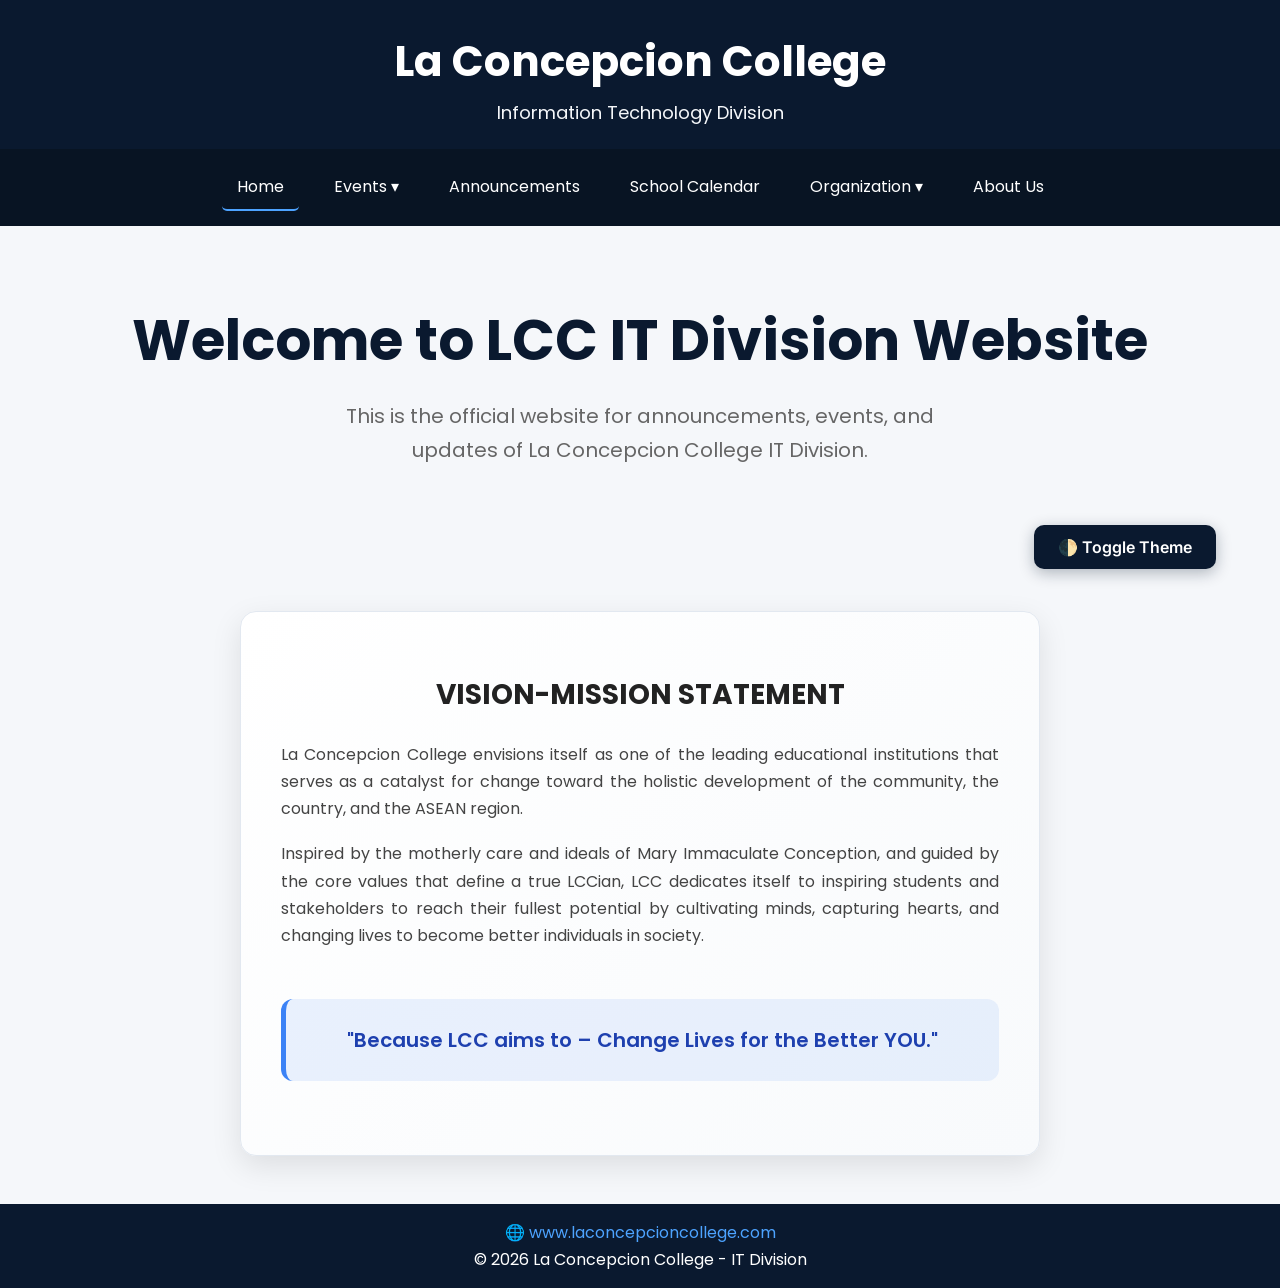
<file: index.html>
<!DOCTYPE html>
<html lang="en">
<head>
    <meta charset="UTF-8">
    <meta name="viewport" content="width=device-width, initial-scale=1.0">
    <title>Home</title>

    
    <link href="https://fonts.googleapis.com/css2?family=Inter:wght@400;500&family=Poppins:wght@600;700&display=swap" rel="stylesheet">

 
    <link rel="stylesheet" href="style.css">
    
    <style>
        
        .home-hero {
            text-align: center;
            margin-bottom: 4rem;
            position: relative;
            padding: 2rem 0;
        }

        .home-hero h2 {
            font-family: 'Poppins', sans-serif !important;
            font-size: clamp(2.5rem, 6vw, 3.5rem) !important;
            color: #0A192F !important;
            margin-bottom: 1rem !important;
        }

        .home-hero p {
            font-size: 1.25rem !important;
            color: #666 !important;
            max-width: 600px !important;
            margin: 0 auto 3rem !important;
            line-height: 1.7 !important;
        }

        
        .theme-toggle {
            position: absolute;
            top: 100%;
            right: 0;
            transform: translateY(-50%);
            border: none;
            padding: 0.75rem 1.5rem;
            border-radius: 10px;
            font-family: 'Inter', sans-serif !important;
            font-size: 1rem !important;
            font-weight: 600 !important;
            cursor: pointer;
            transition: all 0.3s ease;
            z-index: 10;
        }

        
        body:not([data-theme="dark"]) .theme-toggle {
            background: #0A192F !important;
            color: #FFFFFF !important;
            box-shadow: 0 4px 15px rgba(10, 25, 47, 0.3) !important;
        }

        body:not([data-theme="dark"]) .theme-toggle:hover {
            background: #4da3ff !important;
            transform: translateY(-50%) translateY(-2px) !important;
            box-shadow: 0 8px 25px rgba(77, 163, 255, 0.4) !important;
        }

     
        body[data-theme="dark"] .theme-toggle {
            background: #FFFFFF !important;
            color: #0A192F !important;
            box-shadow: 0 4px 15px rgba(0, 0, 0, 0.15) !important;
        }

        body[data-theme="dark"] .theme-toggle:hover {
            background: #4da3ff !important;
            color: #FFFFFF !important;
            transform: translateY(-50%) translateY(-2px) !important;
            box-shadow: 0 8px 25px rgba(77, 163, 255, 0.4) !important;
        }

        
        .vision-mission {
            padding: 3.5rem 2.5rem;
            border-radius: 16px;
            margin: 3rem auto;
            max-width: 800px;
            transition: all 0.3s cubic-bezier(0.4, 0, 0.2, 1);
            border: 1px solid #E2E8F0;
            min-height: 280px;
            display: flex;
            flex-direction: column;
            justify-content: center;
        }

     
        body:not([data-theme="dark"]) .vision-mission {
            background: linear-gradient(135deg, #FFFFFF 0%, #F8FAFC 100%) !important;
            box-shadow: 0 10px 30px rgba(0, 0, 0, 0.1) !important;
            border-color: #E2E8F0 !important;
        }

        body:not([data-theme="dark"]) .vision-mission:hover {
            transform: translateY(-12px);
            box-shadow: 0 25px 50px rgba(0, 0, 0, 0.15) !important;
            border-color: #3B82F6 !important;
        }

        
        body[data-theme="dark"] .vision-mission {
            background: linear-gradient(135deg, #1E293B 0%, #0F172A 100%) !important;
            border-color: #334155 !important;
            box-shadow: 0 15px 40px rgba(10, 25, 47, 0.5) !important;
        }

        body[data-theme="dark"] .vision-mission:hover {
            box-shadow: 0 25px 50px rgba(10, 25, 47, 0.6) !important;
            border-color: #4DA3FF !important;
            transform: translateY(-12px);
        }

        
        body[data-theme="dark"] .vision-mission h2,
        body[data-theme="dark"] .vision-mission p {
            color: #F8FAFC !important;
        }

      
        body:not([data-theme="dark"]) .highlight {
            background: rgba(59, 130, 246, 0.1);
            color: #1e40af;
            padding: 1.5rem;
            border-radius: 12px;
            border-left: 5px solid #3B82F6;
            margin-top: 2rem;
            font-weight: 600;
        }

        body[data-theme="dark"] .highlight {
            background: rgba(77, 163, 255, 0.2) !important;
            color: #E0F2FE !important;
            padding: 1.5rem;
            border-radius: 12px;
            border-left: 5px solid #4DA3FF !important;
            margin-top: 2rem;
            font-weight: 600;
        }
    </style>
</head>

<body>
<div class="page-wrapper">


<header class="header">
    <div class="header-container">
        <div class="school-title">
            <h1>La Concepcion College</h1>
            <p>Information Technology Division</p>
        </div>
    </div>

    
    <nav class="navbar">
        <a href="index.html" class="nav-btn active">Home</a>
        <div class="menu-item">
            <a href="EVENTS.html" class="menu-btn">Events ▾</a>
            <div class="submenu">
                <div class="menu-item"><a href="FOUNDATION DAY.html" class="menu-btn">Foundation week</a></div>
                <div class="menu-item"><a href="IT WEEK.html" class="menu-btn">IT Week</a></div></div></div>
        <a href="ANNOUNCEMENTS.html" class="nav-btn">Announcements</a>
        <a href="calendar.html" class="nav-btn">School Calendar</a>
         <div class="menu-item">
            <a href="ORGANIZATION.html" class="menu-btn">Organization ▾</a>
            <div class="submenu">
                <div class="menu-item"><a href="MEDIA.html" class="menu-btn">Media</a></div>
                <div class="menu-item"><a href="OFFICER NGANI.html" class="menu-btn">Officer</a></div>
                <div class="menu-item">
                    <a href="#" class="menu-btn">Representative ▾</a>
                    <div class="submenu">
                        <div class="menu-item"><a href="1ST YEAR REPRE.html" class="menu-btn">1st year</a></div>
                        <div class="menu-item"><a href="2ND YEAR REPRE.html" class="menu-btn">2nd year</a></div>
                        <div class="menu-item"><a href="3RD YEAR REPRE.html" class="menu-btn">3rd year</a></div>
                        <div class="menu-item"><a href="4TH YEAR REPRE.html" class="menu-btn">4th year</a></div>
                    </div>
                </div>
            </div>
        </div>
        <a href="#" class="nav-btn">About Us</a>
    </nav>
</header>


<main class="container">
    
        <section class="home-hero">
        <h2>Welcome to LCC IT Division Website</h2>
        <p>This is the official website for announcements, events, and updates of La Concepcion College IT Division.</p>
        
        <button class="theme-toggle" onclick="toggleTheme()">🌓 Toggle Theme</button>
    </section>


    <section class="vision-mission">
        <h2>VISION-MISSION STATEMENT</h2>

        <p>
            La Concepcion College envisions itself as one of the leading educational
            institutions that serves as a catalyst for change toward the holistic
            development of the community, the country, and the ASEAN region.
        </p>

        <p>
            Inspired by the motherly care and ideals of Mary Immaculate Conception,
            and guided by the core values that define a true LCCian, LCC dedicates
            itself to inspiring students and stakeholders to reach their fullest
            potential by cultivating minds, capturing hearts, and changing lives
            to become better individuals in society.
        </p>

        <p class="highlight">
            "Because LCC aims to – Change Lives for the Better YOU."
        </p>
    </section>

</main>

</div>


<footer class="footer">
    <p>
        🌐 <a href="https://laconcepcioncollege.com/" target="_blank">
        www.laconcepcioncollege.com</a>
    </p>
    <p>&copy; 2026 La Concepcion College - IT Division</p>
</footer>


<script>
function toggleTheme() {
    const body = document.body;
    
    if (body.getAttribute('data-theme') === 'dark') {
        body.removeAttribute('data-theme');
    } else {
        body.setAttribute('data-theme', 'dark');
    }
}
</script>

</body>
</html>
</file>
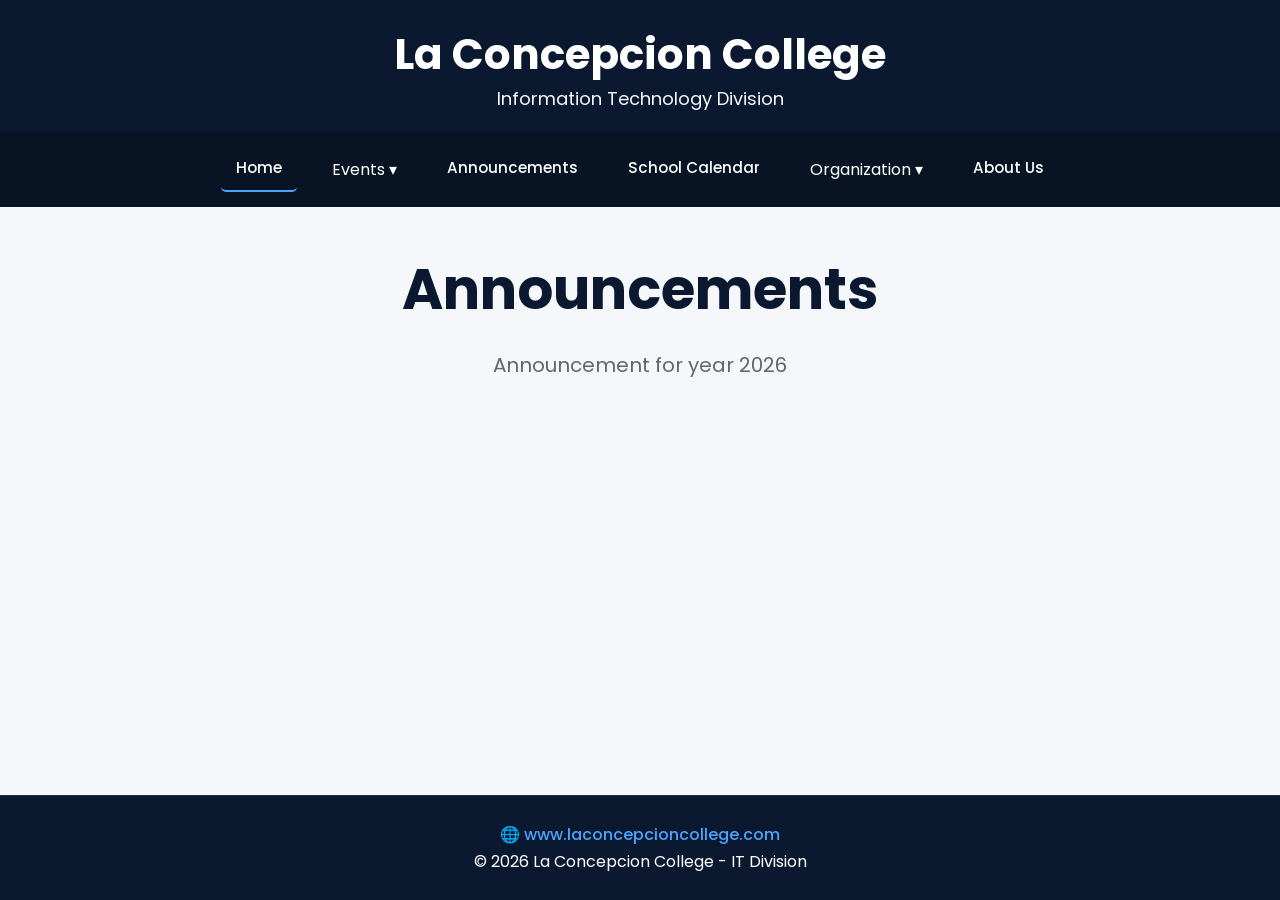
<file: ANNOUNCEMENTS.html>
<!DOCTYPE html>
<html lang="en">
<head>
<meta charset="UTF-8">
<meta name="viewport" content="width=device-width, initial-scale=1.0">
<title>Announcements</title>

<link rel="stylesheet" href="style.css">

<link href="https://fonts.googleapis.com/css2?family=Poppins:wght@700&family=Inter:wght@400;500&family=Poppins:wght@600;700&display=swap" rel="stylesheet">

<style>
:root {
    --deep-blue: #0A192F;
    --light-gray: #F5F7FA;
    --white: #FFFFFF;
    --text-dark: #1F2933;
    --link-blue: #007BFF;
    --link-hover: #0056B3;
}

* {
    margin: 0;
    padding: 0;
    box-sizing: border-box;
}

html, body {
    width: 100%;
    overflow-x: hidden;
}

body {
    font-family: 'Inter', sans-serif;
    background-color: var(--light-gray);
    color: var(--text-dark);
    display: flex;
    flex-direction: column;
    min-height: 100vh;
    scroll-behavior: smooth;
}

.page-wrapper {
    flex: 1;
    display: flex;
    flex-direction: column;
}

/* ================= HEADER (EXACT SIZE FROM EVENTS PAGE) ================= */

.header {
    background-color: var(--deep-blue);
    color: var(--white);
    width: 100%;
}

.header-container {
    width: 90%;
    max-width: 1200px;
    margin: 0 auto;
    text-align: center;
    padding: 30px 0 20px;
}

.school-title h1 {
    font-family: 'Poppins', sans-serif;
    font-size: 42px;
    color: var(--white);
    margin: 0;
    line-height: 1.2;
}

.school-title p {
    font-size: 18px;
    color: var(--light-gray);
    margin-top: 5px;
    line-height: 1.5;
}

/* ================= NAVBAR (EXACT SIZE FROM EVENTS PAGE) ================= */

.navbar {
    background-color: #081423;
    text-align: center;
    padding: 15px 0;
    width: 100%;
}

.nav-btn {
    color: var(--white);
    text-decoration: none;
    margin: 0 10px;
    padding: 10px 15px;
    border-radius: 5px;
    transition: 0.3s;
    display: inline-block;
    font-weight: 500;
    font-size: 0.95rem;
    line-height: 1.4;
}

.nav-btn:hover {
    background-color: rgba(255,255,255,0.1);
    color: #4da3ff;
}

.nav-btn.active {
    border-bottom: 2px solid #4da3ff;
}

/* ================= MAIN CONTENT ================= */

.container {
    width: 90%;
    max-width: 1200px;
    margin: 40px auto;
    padding: 0 20px;
}

.page-heading {
    text-align: center;
    margin-bottom: 4rem;
}

.page-heading h1 {
    font-family: 'Poppins', sans-serif;
    font-size: clamp(2.5rem, 6vw, 3.5rem);
    color: var(--deep-blue);
    margin-bottom: 1rem;
}

.page-heading p {
    font-size: 1.25rem;
    color: #666;
    max-width: 600px;
    margin: 0 auto 3rem;
    line-height: 1.7;
}

/* ================= FOOTER (EXACT SIZE FROM EVENTS PAGE) ================= */

.footer {
    background-color: var(--deep-blue);
    color: var(--white);
    text-align: center;
    padding: 25px 0;
    font-size: 14px;
    border-top: 1px solid rgba(255,255,255,0.1);
    width: 100%;
    margin-top: auto;
}

.footer a {
    color: #4da3ff;
    text-decoration: none;
    font-weight: 500;
}

.footer a:hover {
    text-decoration: underline;
    color: var(--white);
}

/* ================= RESPONSIVE ================= */

@media (max-width: 768px) {
    .header-container {
        padding: 20px 0 15px;
    }

    .school-title h1 {
        font-size: 32px;
    }

    .school-title p {
        font-size: 16px;
    }

    .navbar {
        padding: 10px 0;
    }

    .nav-btn {
        display: block;
        margin: 5px auto;
        padding: 8px 12px;
        font-size: 0.9rem;
        width: fit-content;
    }

    .container {
        width: 95%;
        margin: 20px auto;
    }
}
</style>
</head>

<body>
<div class="page-wrapper">

<!-- ================= HEADER ================= -->
<header class="header">
    <div class="header-container">
        <div class="school-title">
            <h1>La Concepcion College</h1>
            <p>Information Technology Division</p>
        </div>
    </div>
</header>

<!-- ================= NAVBAR ================= -->
<nav class="navbar">
        <a href="index.html" class="nav-btn active">Home</a>
        <div class="menu-item">
            <a href="EVENTS.html" class="menu-btn">Events ▾</a>
            <div class="submenu">
                <div class="menu-item"><a href="FOUNDATION DAY.html" class="menu-btn">Foundation week</a></div>
                <div class="menu-item"><a href="IT WEEK.html" class="menu-btn">IT Week</a></div></div></div>
        <a href="ANNOUNCEMENTS.html" class="nav-btn">Announcements</a>
        <a href="calendar.html" class="nav-btn">School Calendar</a>
         <div class="menu-item">
            <a href="ORGANIZATION.html" class="menu-btn">Organization ▾</a>
            <div class="submenu">
                <div class="menu-item"><a href="MEDIA.html" class="menu-btn">Media</a></div>
                <div class="menu-item"><a href="OFFICERS.html" class="menu-btn">Officer</a></div>
                <div class="menu-item">
                    <a href="#" class="menu-btn">Representative ▾</a>
                    <div class="submenu">
                        <div class="menu-item"><a href="1ST YEAR REPRE.html" class="menu-btn">1st year</a></div>
                        <div class="menu-item"><a href="2ND YEAR REPRE.html" class="menu-btn">2nd year</a></div>
                        <div class="menu-item"><a href="3RD YEAR REPRE.html" class="menu-btn">3rd year</a></div>
                        <div class="menu-item"><a href="4TH YEAR REPRE.html" class="menu-btn">4th year</a></div>
                    </div>
                </div>
            </div>
        </div>
        <a href="#" class="nav-btn">About Us</a>
    </nav>

<!-- ================= MAIN CONTENT ================= -->
<main class="container">
    <div class="page-heading">
        <h1>Announcements</h1>
        <p>Announcement for year 2026</p>
    </div>
</main>

<!-- ================= FOOTER ================= -->
<footer class="footer">
    <p>
        🌐 <a href="https://laconcepcioncollege.com/" target="_blank">
        www.laconcepcioncollege.com</a>
    </p>
    <p>&copy; 2026 La Concepcion College - IT Division</p>
</footer>

</div>
</body>
</html>
</file>
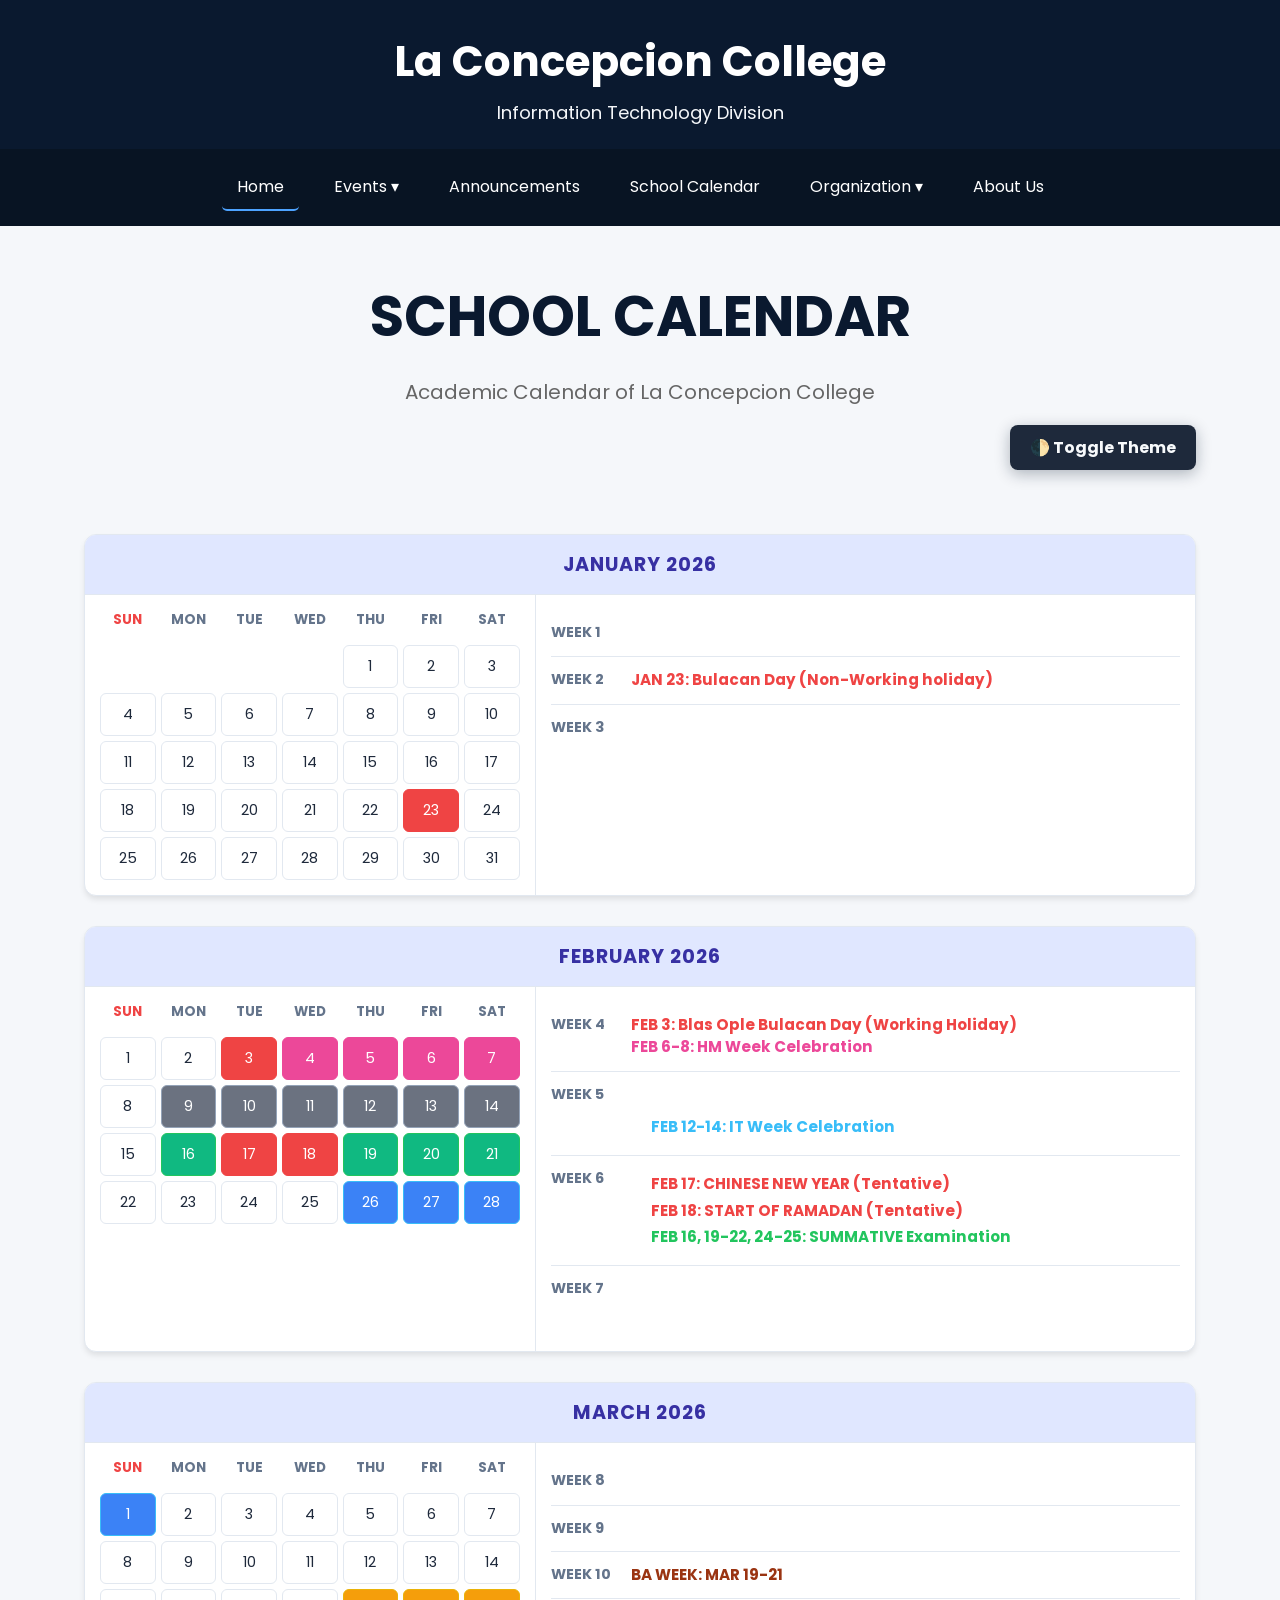
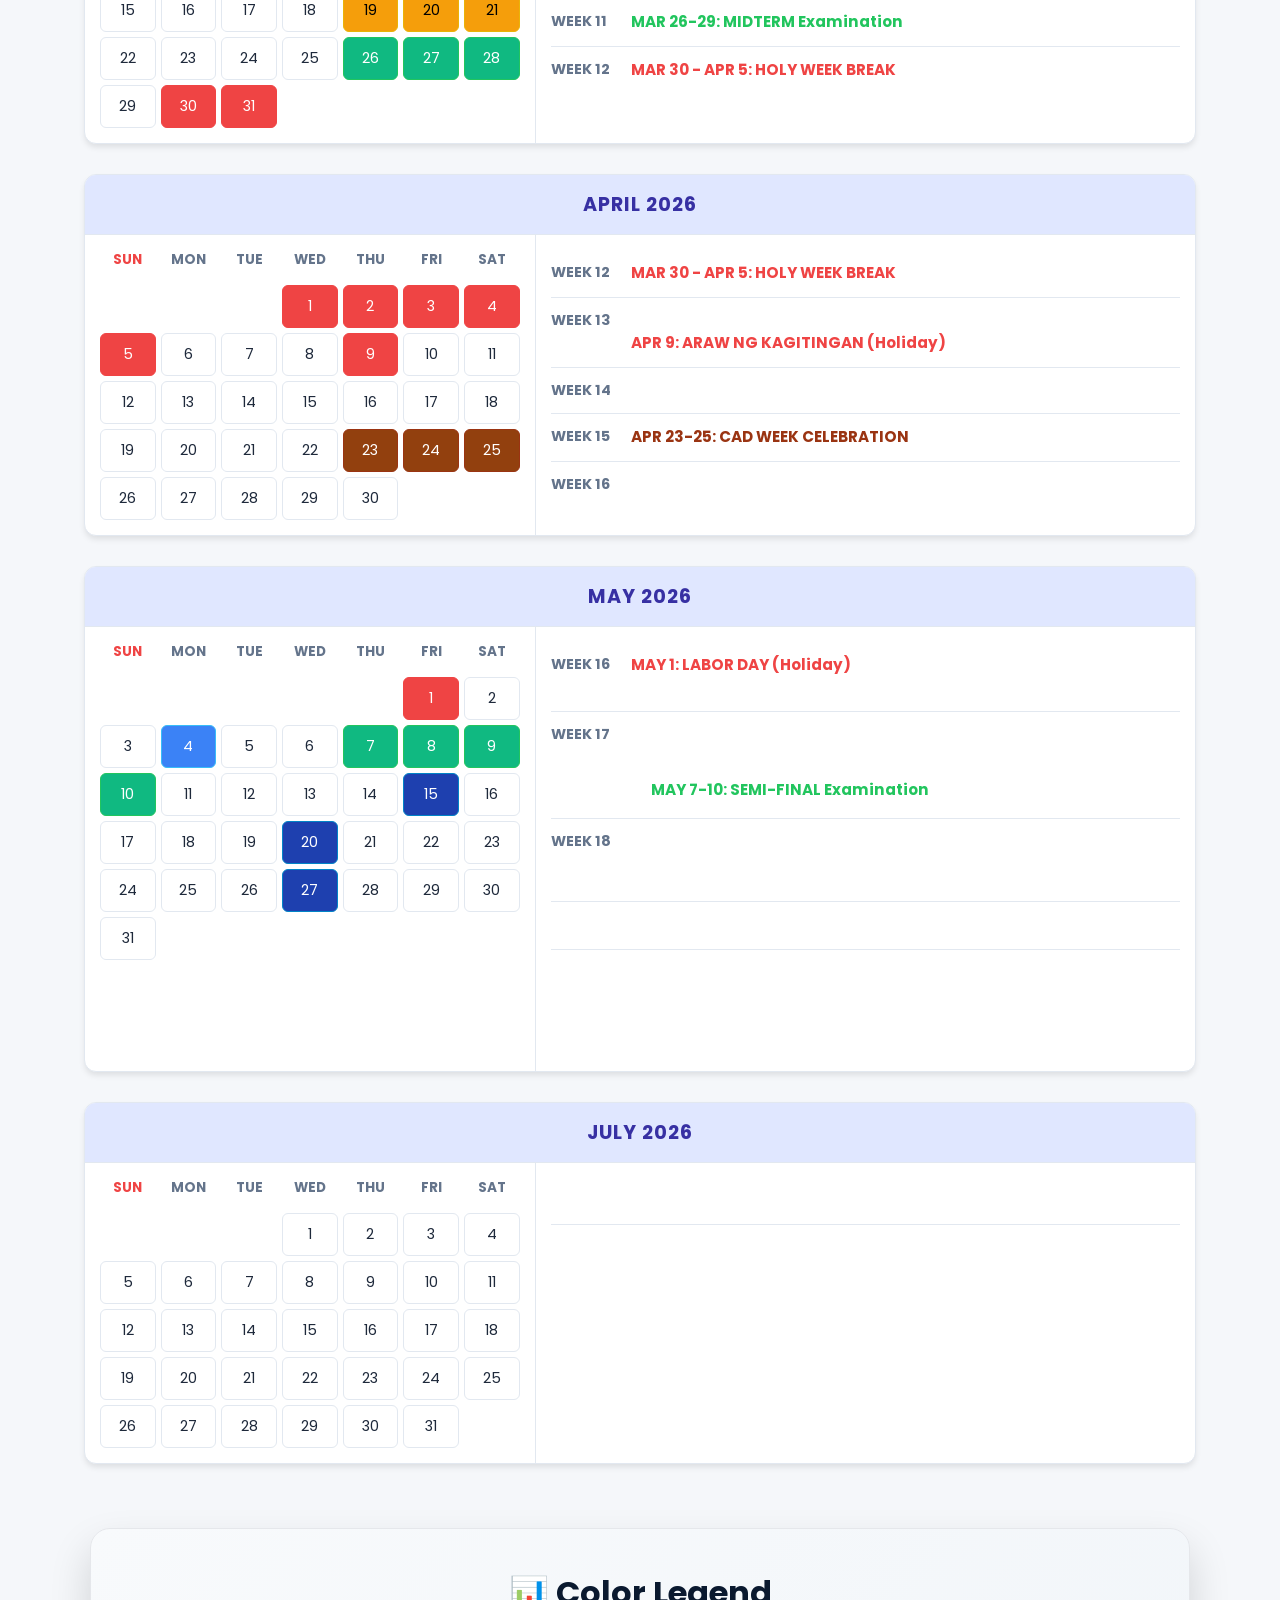
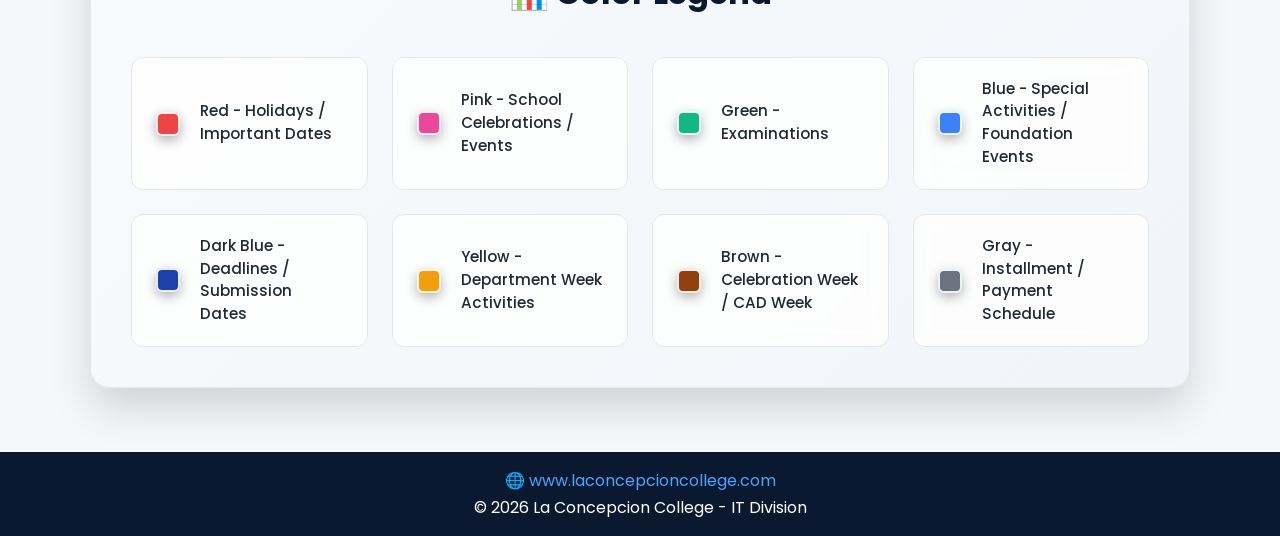
<file: CALENDAR.html>
<!DOCTYPE html>
<html lang="en">
<head>
    <meta charset="UTF-8">
    <meta name="viewport" content="width=device-width, initial-scale=1.0">
    <title>School Calendar</title>
    <link href="https://fonts.googleapis.com/css2?family=Inter:wght@400;500&family=Poppins:wght@600;700&display=swap" rel="stylesheet">
    <link rel="stylesheet" href="style.css">
    <link rel="stylesheet" href="calendar.css">
    
    <style>
                .calendar-hero {
            text-align: center;
            margin: 3rem auto 4rem auto; 
            position: relative;
            max-width: 1200px;
            width: 90%;
            padding: 0 20px;
        }

        .hero-top-bar {
            display: flex;
            justify-content: space-between;
            align-items: center;
            margin: 1rem auto 0 auto;
            width: 100%;
        }

        .theme-toggle {
            background: #0A192F;
            color: #FFFFFF;
            border: none;
            padding: 0.75rem 1.5rem;
            border-radius: 10px;
            font-size: 1rem;
            cursor: pointer;
            transition: all 0.3s ease;
            box-shadow: 0 4px 15px rgba(10, 25, 47, 0.3);
            font-weight: 500;
        }

        .theme-toggle:hover {
            background: #4da3ff;
            transform: translateY(-2px);
            box-shadow: 0 8px 25px rgba(77, 163, 255, 0.4);
        }

                .calendar-hero h2 {
            font-family: 'Poppins', sans-serif !important;
            font-size: clamp(2.5rem, 6vw, 3.5rem) !important;
            color: #0A192F !important;
            margin-bottom: 1rem !important;
        }

        .calendar-hero p {
            font-size: 1.25rem !important;
            color: #666 !important;
            max-width: 600px !important;
            margin: 0 auto 0 !important;
            line-height: 1.7 !important;
        }

                .calendar-container {
            width: 90%;
            max-width: 1200px;
            margin: 0 auto 4rem auto;
            padding: 0 20px;
        }

        
        .legend-section {
            max-width: 1100px;
            margin: 4rem auto 4rem auto;
            border-radius: 20px;
            padding: 2.5rem;
            transition: all 0.4s cubic-bezier(0.4, 0, 0.2, 1);
            box-shadow: 0 20px 40px rgba(0,0,0,0.15);
        }

                .legend-section {
            background: linear-gradient(135deg, #F8FAFC 0%, #F1F5F9 100%);
            border: 1px solid #E5E7EB;
        }

        .legend-title {
            color: #0A192F;
        }

        .legend-row {
            background: rgba(255,255,255,0.8);
            border: 1px solid #E5E7EB;
        }

        .legend-row:hover {
            background: rgba(59, 130, 246, 0.08);
            border-color: #3B82F6;
            box-shadow: 0 8px 25px rgba(59, 130, 246, 0.15);
        }

        .legend-text {
            color: #1F2937;
        }

     
        body[data-theme="dark"] .legend-section {
            background: linear-gradient(135deg, #1E293B 0%, #0F172A 100%) !important;
            border: 1px solid #334155 !important;
            box-shadow: 0 25px 50px rgba(10, 25, 47, 0.6) !important;
        }

        body[data-theme="dark"] .legend-title {
            color: #F8FAFC !important;
        }

        body[data-theme="dark"] .legend-row {
            background: rgba(255, 255, 255, 0.12) !important;
            border: 1px solid #334155 !important;
        }

        body[data-theme="dark"] .legend-row:hover {
            background: rgba(77, 163, 255, 0.2) !important;
            border-color: #4DA3FF !important;
            box-shadow: 0 12px 35px rgba(77, 163, 255, 0.3) !important;
        }

        body[data-theme="dark"] .legend-text {
            color: #F8FAFC !important;
        }

        
        .legend-title {
            font-family: 'Poppins', sans-serif;
            font-size: 2rem;
            text-align: center;
            margin-bottom: 2.5rem;
            font-weight: 700;
            transition: all 0.4s cubic-bezier(0.4, 0, 0.2, 1);
        }

        .legend-grid {
            display: grid;
            grid-template-columns: repeat(4, 1fr);
            gap: 1.5rem;
        }

        .legend-row {
            display: flex;
            align-items: center;
            padding: 1.25rem 1.5rem;
            border-radius: 12px;
            backdrop-filter: blur(10px);
            transition: all 0.3s cubic-bezier(0.4, 0, 0.2, 1);
        }

        .legend-color {
            width: 24px;
            height: 24px;
            border-radius: 6px;
            margin-right: 1.25rem;
            box-shadow: 0 4px 12px rgba(0,0,0,0.3);
            border: 2px solid rgba(255,255,255,0.9);
            flex-shrink: 0;
        }

        .legend-text {
            margin: 0;
            font-size: 0.95rem;
            font-weight: 500;
            line-height: 1.5;
            transition: all 0.4s cubic-bezier(0.4, 0, 0.2, 1);
        }

        
        .bg-red { background: #EF4444; }
        .bg-pink { background: #EC4899; }
        .bg-green { background: #10B981; }
        .bg-blue { background: #3B82F6; }
        .bg-darkblue { background: #1E40AF; }
        .bg-yellow { background: #F59E0B; }
        .bg-brown { background: #92400E; }
        .bg-gray { background: #6B7280; }

       
        @media (max-width: 1100px) {
            .legend-grid { grid-template-columns: repeat(3, 1fr); }
        }
        @media (max-width: 768px) {
            .legend-grid { grid-template-columns: 1fr; }
        }
    </style>
</head>
<body>
<div class="page-wrapper">
        <header class="header">
        <div class="header-container">
            <div class="school-title">
                <h1>La Concepcion College</h1>
                <p>Information Technology Division</p>
            </div>
        </div>
        <nav class="navbar">
        <a href="Index.html" class="nav-btn active">Home</a>
        <div class="menu-item">
            <a href="EVENTS.html" class="menu-btn">Events ▾</a>
            <div class="submenu">
                <div class="menu-item"><a href="FOUNDATION DAY.html" class="menu-btn">Foundation week</a></div>
                <div class="menu-item"><a href="IT WEEK.html" class="menu-btn">IT Week</a></div></div></div>
        <a href="ANNOUNCEMENTS.html" class="nav-btn">Announcements</a>
        <a href="calendar.html" class="nav-btn">School Calendar</a>
         <div class="menu-item">
            <a href="ORGANIZATION.html" class="menu-btn">Organization ▾</a>
            <div class="submenu">
                <div class="menu-item"><a href="MEDIA.html" class="menu-btn">Media</a></div>
                <div class="menu-item"><a href="OFFICERS.html" class="menu-btn">Officer</a></div>
                <div class="menu-item">
                    <a href="#" class="menu-btn">Representative ▾</a>
                    <div class="submenu">
                        <div class="menu-item"><a href="1ST YEAR REPRE.html" class="menu-btn">1st year</a></div>
                        <div class="menu-item"><a href="2ND YEAR REPRE.html" class="menu-btn">2nd year</a></div>
                        <div class="menu-item"><a href="3RD YEAR REPRE.html" class="menu-btn">3rd year</a></div>
                        <div class="menu-item"><a href="4TH YEAR REPRE.html" class="menu-btn">4th year</a></div>
                    </div>
                </div>
            </div>
        </div>
        <a href="#" class="nav-btn">About Us</a>
    </nav>
    </header>

        <section class="calendar-hero">
        <h2>SCHOOL CALENDAR</h2>
        <p>Academic Calendar of La Concepcion College</p>
        
        
        <div class="hero-top-bar">
            <div></div>
            <button class="theme-toggle" onclick="toggleTheme()">🌓 Toggle Theme</button>
        </div>
    </section>

       <div class="calendar-container" id="calendar-container"></div>

    
    <section class="legend-section">
        <h3 class="legend-title">📊 Color Legend</h3>
        
        <div class="legend-grid">
            <div class="legend-row">
                <span class="legend-color bg-red"></span>
                <span class="legend-text">Red - Holidays / Important Dates</span>
            </div>

            <div class="legend-row">
                <span class="legend-color bg-pink"></span>
                <span class="legend-text">Pink - School Celebrations / Events</span>
            </div>

            <div class="legend-row">
                <span class="legend-color bg-green"></span>
                <span class="legend-text">Green - Examinations</span>
            </div>

            <div class="legend-row">
                <span class="legend-color bg-blue"></span>
                <span class="legend-text">Blue - Special Activities / Foundation Events</span>
            </div>

            <div class="legend-row">
                <span class="legend-color bg-darkblue"></span>
                <span class="legend-text">Dark Blue - Deadlines / Submission Dates</span>
            </div>

            <div class="legend-row">
                <span class="legend-color bg-yellow"></span>
                <span class="legend-text">Yellow - Department Week Activities</span>
            </div>

            <div class="legend-row">
                <span class="legend-color bg-brown"></span>
                <span class="legend-text">Brown - Celebration Week / CAD Week</span>
            </div>

            <div class="legend-row">
                <span class="legend-color bg-gray"></span>
                <span class="legend-text">Gray - Installment / Payment Schedule</span>
            </div>
        </div>
    </section>

       <footer class="footer">
        <p>🌐 <a href="https://laconcepcioncollege.com/" target="_blank">www.laconcepcioncollege.com</a></p>
        <p>&copy; 2026 La Concepcion College - IT Division</p>
    </footer>

        <script src="calendar.js"></script>

        <script>
    function toggleTheme() {
        const body = document.body;
        if (body.getAttribute('data-theme') === 'dark') {
            body.removeAttribute('data-theme');
            localStorage.setItem('theme', 'light');
        } else {
            body.setAttribute('data-theme', 'dark');
            localStorage.setItem('theme', 'dark');
        }
    }

    
    document.addEventListener('DOMContentLoaded', function() {
        const savedTheme = localStorage.getItem('theme') || 'light';
        if (savedTheme === 'dark') {
            document.body.setAttribute('data-theme', 'dark');
        }
    });
    </script>
</body>
</html>
</file>
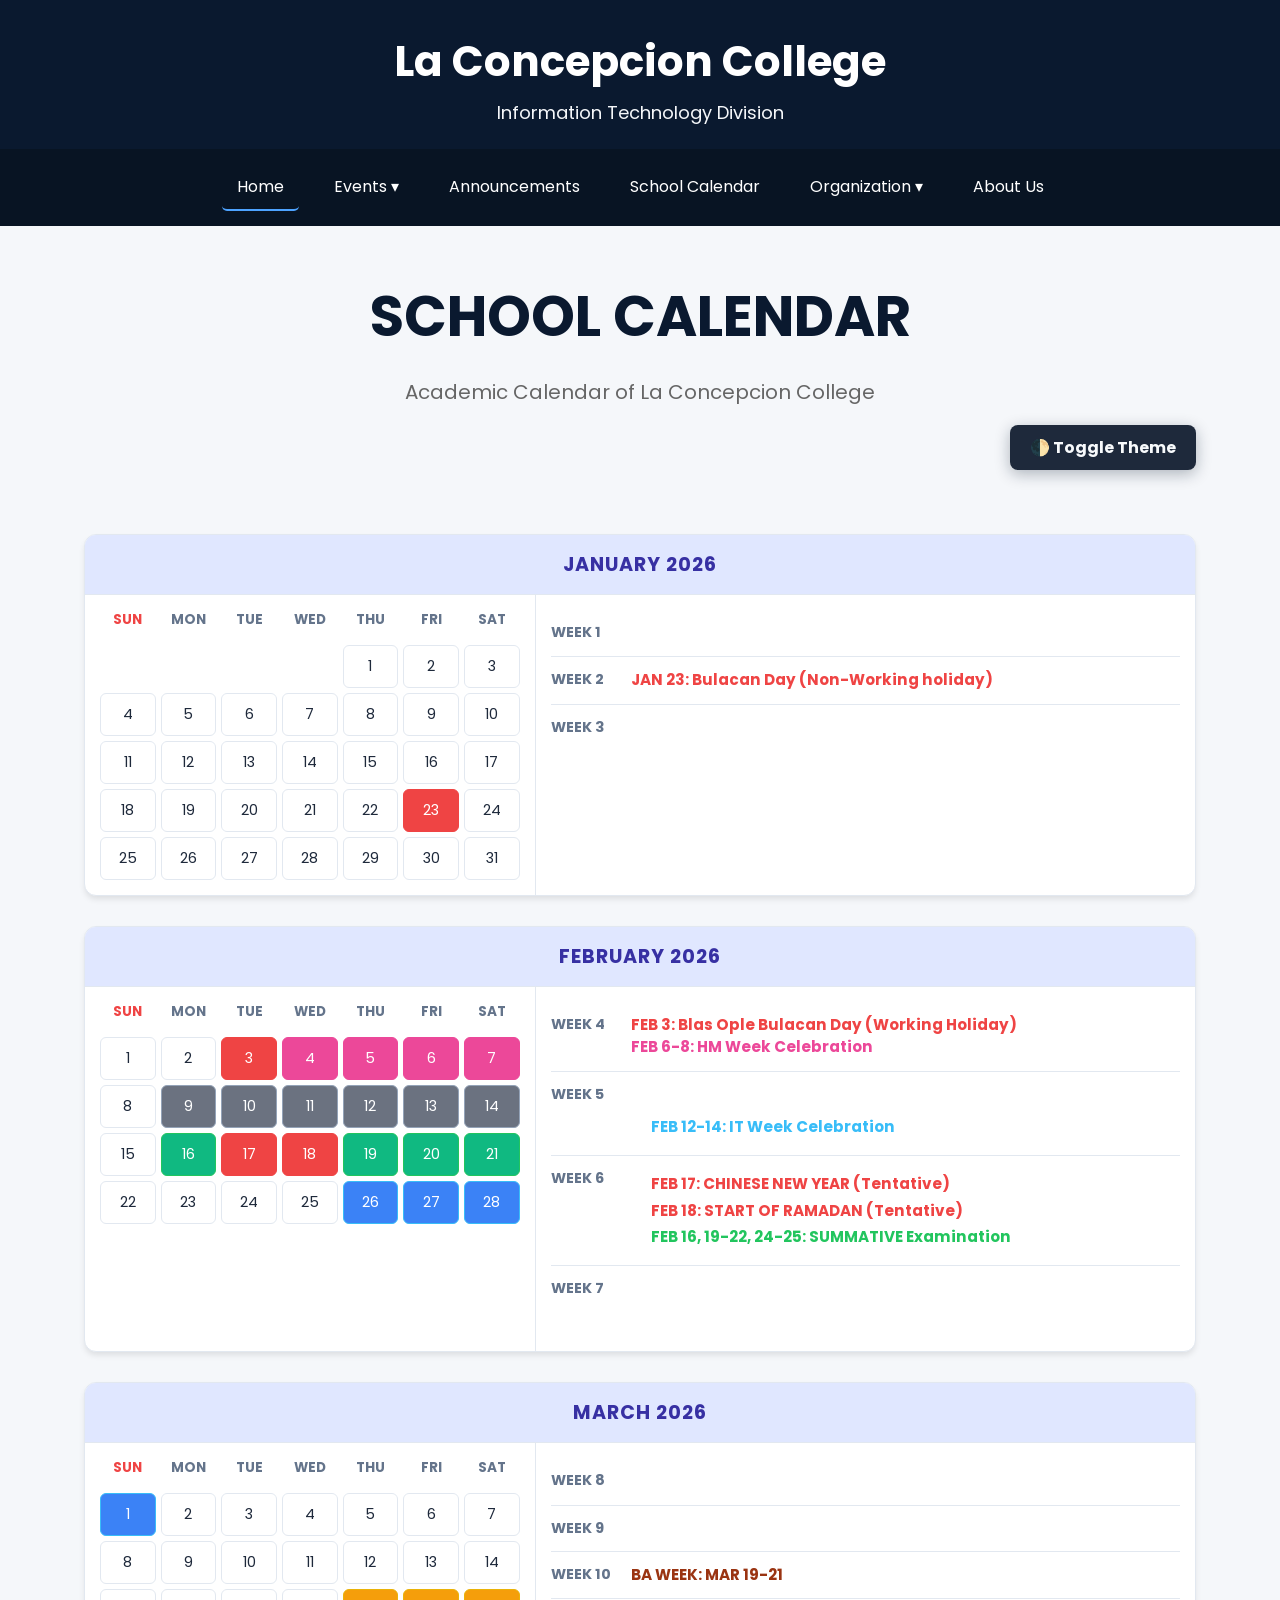
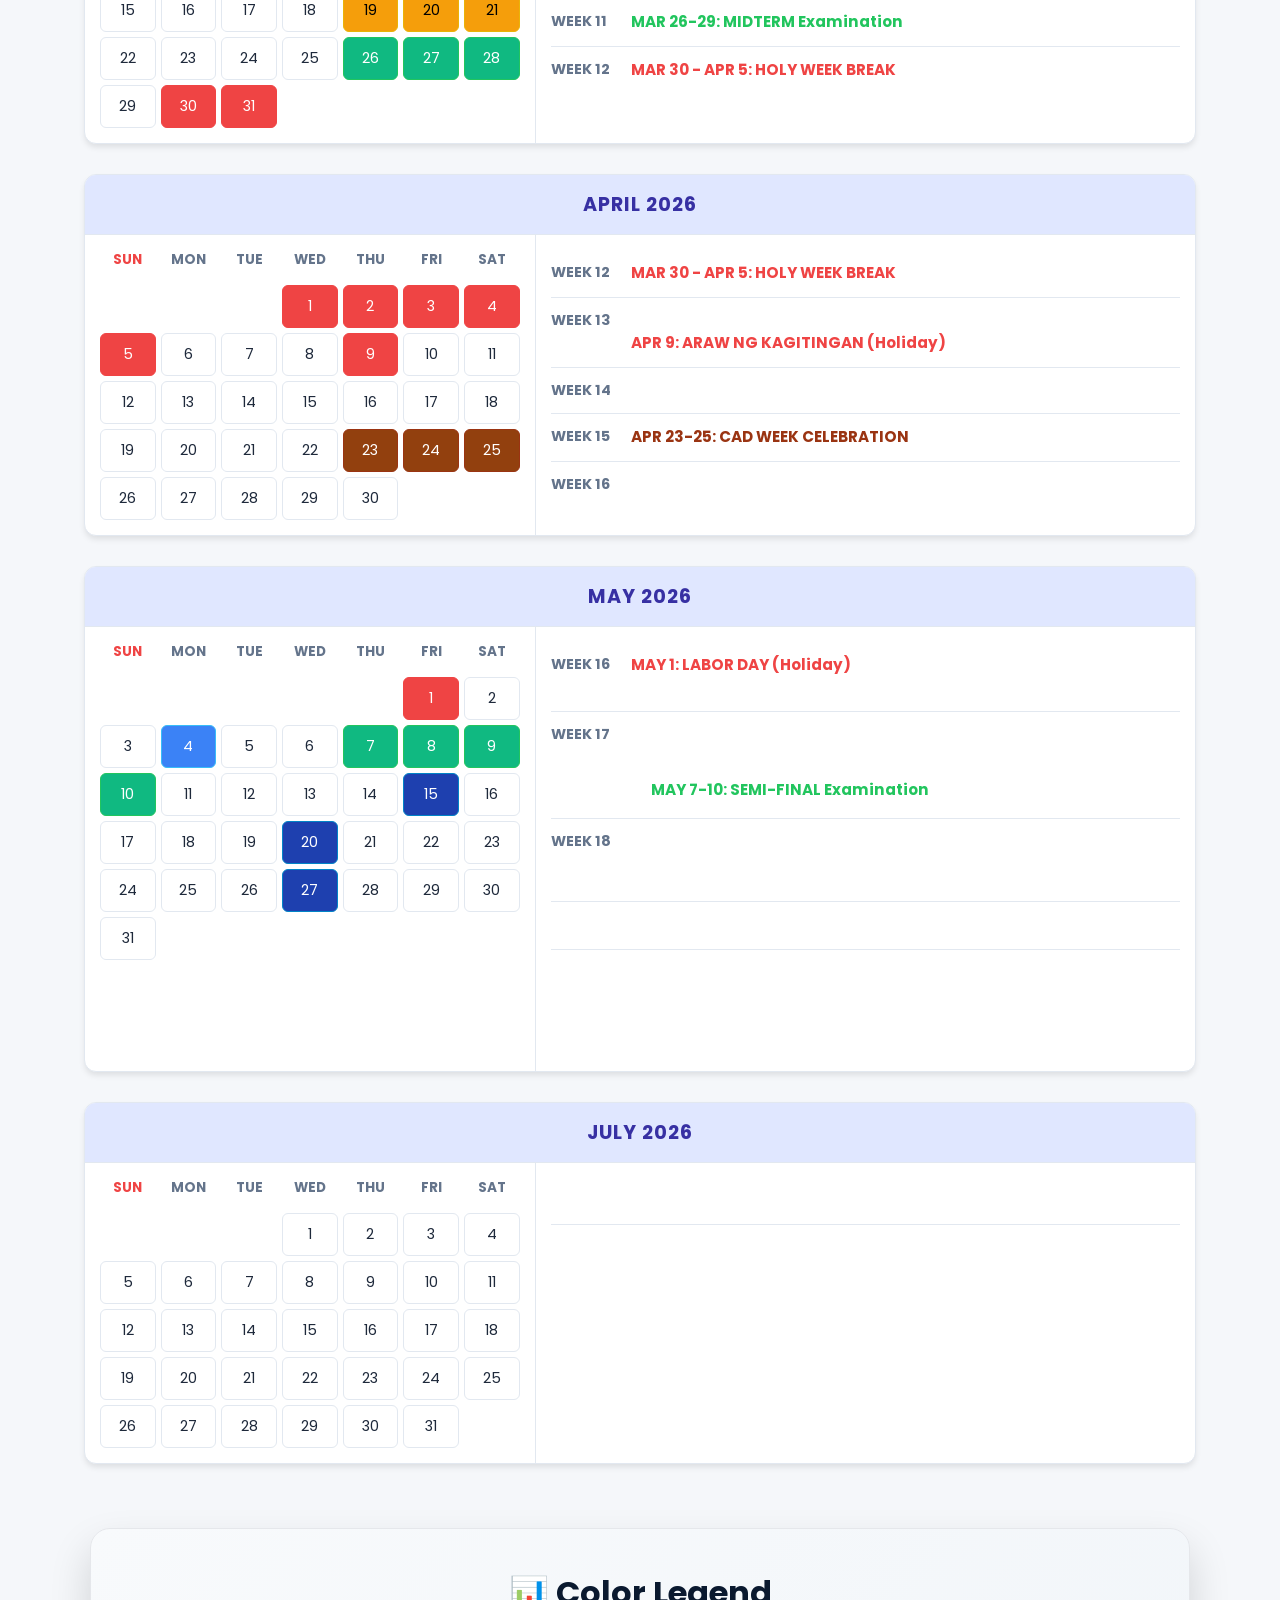
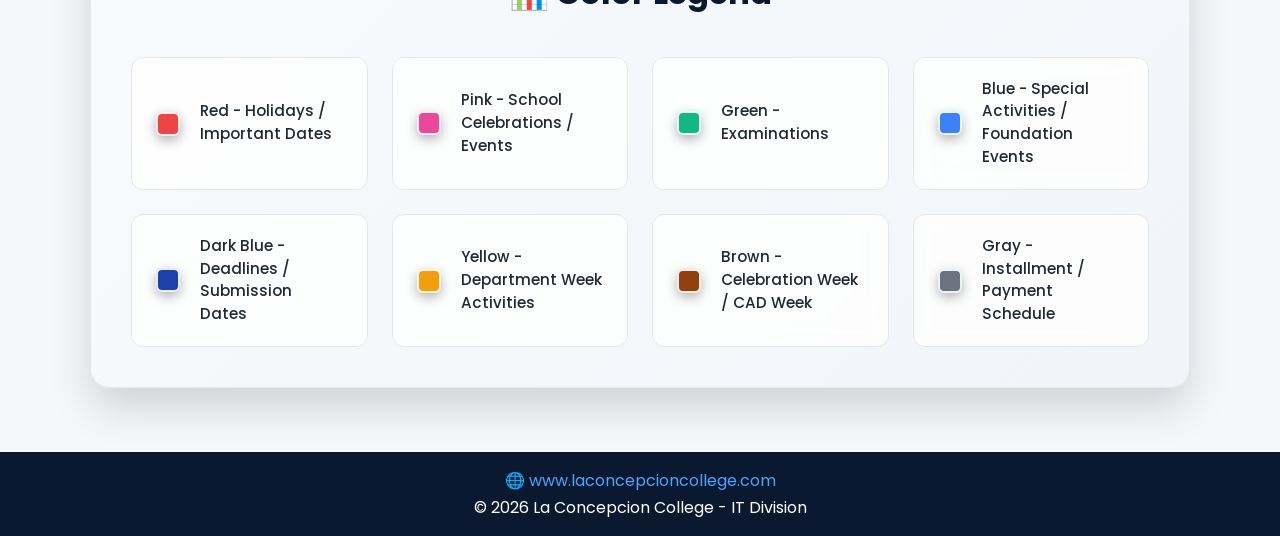
<file: calendar.html>
<!DOCTYPE html>
<html lang="en">
<head>
    <meta charset="UTF-8">
    <meta name="viewport" content="width=device-width, initial-scale=1.0">
    <title>School Calendar</title>
    <link href="https://fonts.googleapis.com/css2?family=Inter:wght@400;500&family=Poppins:wght@600;700&display=swap" rel="stylesheet">
    <link rel="stylesheet" href="style.css">
    <link rel="stylesheet" href="calendar.css">
    
    <style>
                .calendar-hero {
            text-align: center;
            margin: 3rem auto 4rem auto; 
            position: relative;
            max-width: 1200px;
            width: 90%;
            padding: 0 20px;
        }

        .hero-top-bar {
            display: flex;
            justify-content: space-between;
            align-items: center;
            margin: 1rem auto 0 auto;
            width: 100%;
        }

        .theme-toggle {
            background: #0A192F;
            color: #FFFFFF;
            border: none;
            padding: 0.75rem 1.5rem;
            border-radius: 10px;
            font-size: 1rem;
            cursor: pointer;
            transition: all 0.3s ease;
            box-shadow: 0 4px 15px rgba(10, 25, 47, 0.3);
            font-weight: 500;
        }

        .theme-toggle:hover {
            background: #4da3ff;
            transform: translateY(-2px);
            box-shadow: 0 8px 25px rgba(77, 163, 255, 0.4);
        }

                .calendar-hero h2 {
            font-family: 'Poppins', sans-serif !important;
            font-size: clamp(2.5rem, 6vw, 3.5rem) !important;
            color: #0A192F !important;
            margin-bottom: 1rem !important;
        }

        .calendar-hero p {
            font-size: 1.25rem !important;
            color: #666 !important;
            max-width: 600px !important;
            margin: 0 auto 0 !important;
            line-height: 1.7 !important;
        }

                .calendar-container {
            width: 90%;
            max-width: 1200px;
            margin: 0 auto 4rem auto;
            padding: 0 20px;
        }

        
        .legend-section {
            max-width: 1100px;
            margin: 4rem auto 4rem auto;
            border-radius: 20px;
            padding: 2.5rem;
            transition: all 0.4s cubic-bezier(0.4, 0, 0.2, 1);
            box-shadow: 0 20px 40px rgba(0,0,0,0.15);
        }

                .legend-section {
            background: linear-gradient(135deg, #F8FAFC 0%, #F1F5F9 100%);
            border: 1px solid #E5E7EB;
        }

        .legend-title {
            color: #0A192F;
        }

        .legend-row {
            background: rgba(255,255,255,0.8);
            border: 1px solid #E5E7EB;
        }

        .legend-row:hover {
            background: rgba(59, 130, 246, 0.08);
            border-color: #3B82F6;
            box-shadow: 0 8px 25px rgba(59, 130, 246, 0.15);
        }

        .legend-text {
            color: #1F2937;
        }

     
        body[data-theme="dark"] .legend-section {
            background: linear-gradient(135deg, #1E293B 0%, #0F172A 100%) !important;
            border: 1px solid #334155 !important;
            box-shadow: 0 25px 50px rgba(10, 25, 47, 0.6) !important;
        }

        body[data-theme="dark"] .legend-title {
            color: #F8FAFC !important;
        }

        body[data-theme="dark"] .legend-row {
            background: rgba(255, 255, 255, 0.12) !important;
            border: 1px solid #334155 !important;
        }

        body[data-theme="dark"] .legend-row:hover {
            background: rgba(77, 163, 255, 0.2) !important;
            border-color: #4DA3FF !important;
            box-shadow: 0 12px 35px rgba(77, 163, 255, 0.3) !important;
        }

        body[data-theme="dark"] .legend-text {
            color: #F8FAFC !important;
        }

        
        .legend-title {
            font-family: 'Poppins', sans-serif;
            font-size: 2rem;
            text-align: center;
            margin-bottom: 2.5rem;
            font-weight: 700;
            transition: all 0.4s cubic-bezier(0.4, 0, 0.2, 1);
        }

        .legend-grid {
            display: grid;
            grid-template-columns: repeat(4, 1fr);
            gap: 1.5rem;
        }

        .legend-row {
            display: flex;
            align-items: center;
            padding: 1.25rem 1.5rem;
            border-radius: 12px;
            backdrop-filter: blur(10px);
            transition: all 0.3s cubic-bezier(0.4, 0, 0.2, 1);
        }

        .legend-color {
            width: 24px;
            height: 24px;
            border-radius: 6px;
            margin-right: 1.25rem;
            box-shadow: 0 4px 12px rgba(0,0,0,0.3);
            border: 2px solid rgba(255,255,255,0.9);
            flex-shrink: 0;
        }

        .legend-text {
            margin: 0;
            font-size: 0.95rem;
            font-weight: 500;
            line-height: 1.5;
            transition: all 0.4s cubic-bezier(0.4, 0, 0.2, 1);
        }

        
        .bg-red { background: #EF4444; }
        .bg-pink { background: #EC4899; }
        .bg-green { background: #10B981; }
        .bg-blue { background: #3B82F6; }
        .bg-darkblue { background: #1E40AF; }
        .bg-yellow { background: #F59E0B; }
        .bg-brown { background: #92400E; }
        .bg-gray { background: #6B7280; }

       
        @media (max-width: 1100px) {
            .legend-grid { grid-template-columns: repeat(3, 1fr); }
        }
        @media (max-width: 768px) {
            .legend-grid { grid-template-columns: 1fr; }
        }
    </style>
</head>
<body>
<div class="page-wrapper">
        <header class="header">
        <div class="header-container">
            <div class="school-title">
                <h1>La Concepcion College</h1>
                <p>Information Technology Division</p>
            </div>
        </div>
        <nav class="navbar">
        <a href="index.html" class="nav-btn active">Home</a>
        <div class="menu-item">
            <a href="EVENTS.html" class="menu-btn">Events ▾</a>
            <div class="submenu">
                <div class="menu-item"><a href="FOUNDATION DAY.html" class="menu-btn">Foundation week</a></div>
                <div class="menu-item"><a href="IT WEEK.html" class="menu-btn">IT Week</a></div></div></div>
        <a href="ANNOUNCEMENTS.html" class="nav-btn">Announcements</a>
        <a href="calendar.html" class="nav-btn">School Calendar</a>
         <div class="menu-item">
            <a href="ORGANIZATION.html" class="menu-btn">Organization ▾</a>
            <div class="submenu">
                <div class="menu-item"><a href="MEDIA.html" class="menu-btn">Media</a></div>
                <div class="menu-item"><a href="OFFICERS.html" class="menu-btn">Officer</a></div>
                <div class="menu-item">
                    <a href="#" class="menu-btn">Representative ▾</a>
                    <div class="submenu">
                        <div class="menu-item"><a href="1ST YEAR REPRE.html" class="menu-btn">1st year</a></div>
                        <div class="menu-item"><a href="2ND YEAR REPRE.html" class="menu-btn">2nd year</a></div>
                        <div class="menu-item"><a href="3RD YEAR REPRE.html" class="menu-btn">3rd year</a></div>
                        <div class="menu-item"><a href="4TH YEAR REPRE.html" class="menu-btn">4th year</a></div>
                    </div>
                </div>
            </div>
        </div>
        <a href="#" class="nav-btn">About Us</a>
    </nav>
    </header>

        <section class="calendar-hero">
        <h2>SCHOOL CALENDAR</h2>
        <p>Academic Calendar of La Concepcion College</p>
        
        
        <div class="hero-top-bar">
            <div></div>
            <button class="theme-toggle" onclick="toggleTheme()">🌓 Toggle Theme</button>
        </div>
    </section>

       <div class="calendar-container" id="calendar-container"></div>

    
    <section class="legend-section">
        <h3 class="legend-title">📊 Color Legend</h3>
        
        <div class="legend-grid">
            <div class="legend-row">
                <span class="legend-color bg-red"></span>
                <span class="legend-text">Red - Holidays / Important Dates</span>
            </div>

            <div class="legend-row">
                <span class="legend-color bg-pink"></span>
                <span class="legend-text">Pink - School Celebrations / Events</span>
            </div>

            <div class="legend-row">
                <span class="legend-color bg-green"></span>
                <span class="legend-text">Green - Examinations</span>
            </div>

            <div class="legend-row">
                <span class="legend-color bg-blue"></span>
                <span class="legend-text">Blue - Special Activities / Foundation Events</span>
            </div>

            <div class="legend-row">
                <span class="legend-color bg-darkblue"></span>
                <span class="legend-text">Dark Blue - Deadlines / Submission Dates</span>
            </div>

            <div class="legend-row">
                <span class="legend-color bg-yellow"></span>
                <span class="legend-text">Yellow - Department Week Activities</span>
            </div>

            <div class="legend-row">
                <span class="legend-color bg-brown"></span>
                <span class="legend-text">Brown - Celebration Week / CAD Week</span>
            </div>

            <div class="legend-row">
                <span class="legend-color bg-gray"></span>
                <span class="legend-text">Gray - Installment / Payment Schedule</span>
            </div>
        </div>
    </section>

       <footer class="footer">
        <p>🌐 <a href="https://laconcepcioncollege.com/" target="_blank">www.laconcepcioncollege.com</a></p>
        <p>&copy; 2026 La Concepcion College - IT Division</p>
    </footer>

        <script src="calendar.js"></script>

        <script>
    function toggleTheme() {
        const body = document.body;
        if (body.getAttribute('data-theme') === 'dark') {
            body.removeAttribute('data-theme');
            localStorage.setItem('theme', 'light');
        } else {
            body.setAttribute('data-theme', 'dark');
            localStorage.setItem('theme', 'dark');
        }
    }

    
    document.addEventListener('DOMContentLoaded', function() {
        const savedTheme = localStorage.getItem('theme') || 'light';
        if (savedTheme === 'dark') {
            document.body.setAttribute('data-theme', 'dark');
        }
    });
    </script>
</body>
</html>
</file>
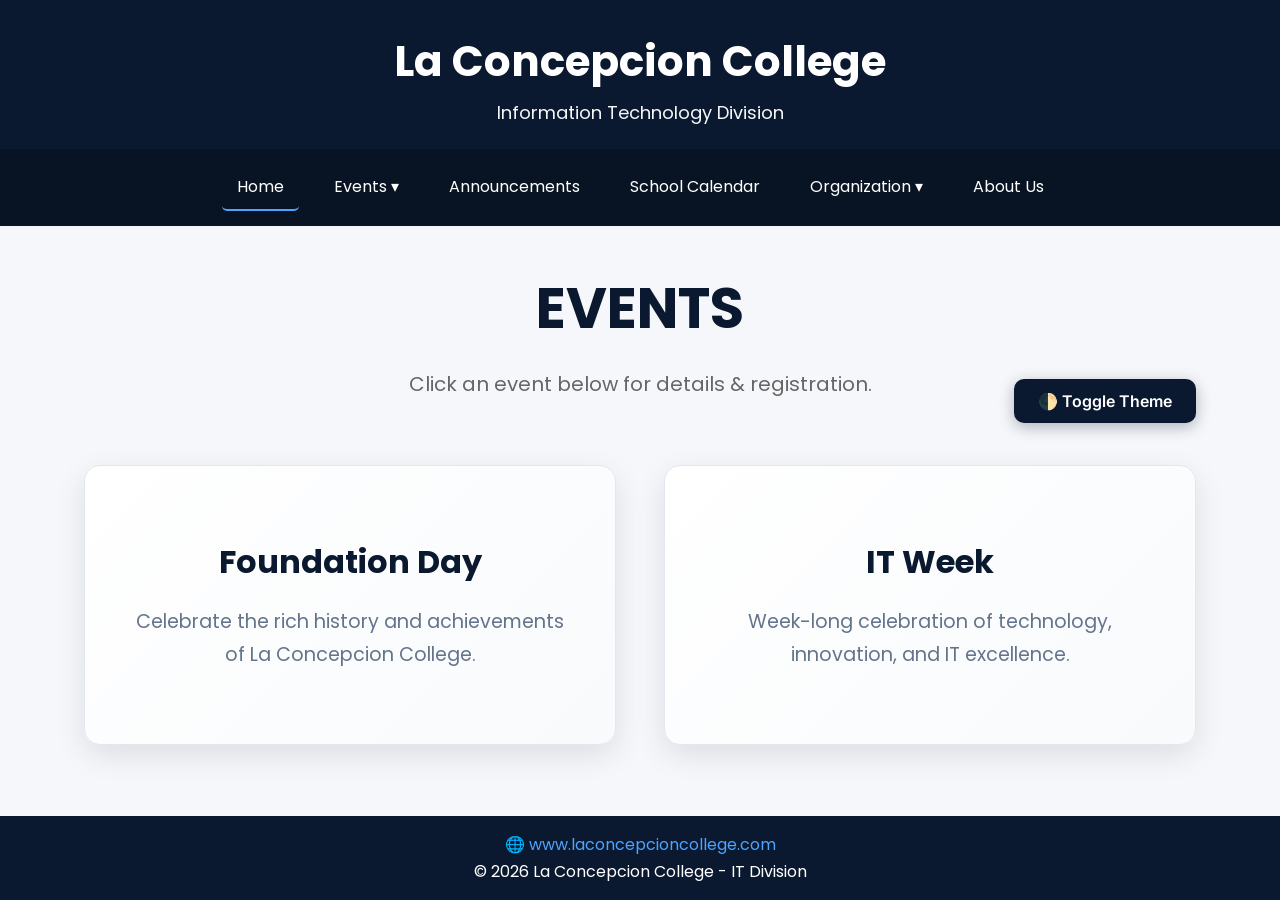
<file: EVENTS.html>
<!DOCTYPE html>
<html lang="en">
<head>
    <meta charset="UTF-8">
    <meta name="viewport" content="width=device-width, initial-scale=1.0">
    <title>Events</title>

  
    <link href="https://fonts.googleapis.com/css2?family=Inter:wght@400;500;600&family=Poppins:wght@600;700&display=swap" rel="stylesheet">

  
    <link rel="stylesheet" href="style.css">
    
    <style>
       .events-hero {
            text-align: center;
            margin-bottom: 4rem;
            position: relative;
        }

        .theme-toggle {
            position: absolute;
            top: 100%;
            right: 0;
            transform: translateY(-50%);
            border: none;
            padding: 0.75rem 1.5rem;
            border-radius: 10px;
            font-family: 'Inter', sans-serif !important;
            font-size: 1rem !important;
            font-weight: 600 !important;
            cursor: pointer;
            transition: all 0.3s ease;
            box-shadow: 0 4px 15px rgba(10, 25, 47, 0.3);
            z-index: 10;
        }

        body:not([data-theme="dark"]) .theme-toggle {
            background: #0A192F;
            color: #FFFFFF;
        }

        body:not([data-theme="dark"]) .theme-toggle:hover {
            background: #4da3ff;
            transform: translateY(-50%) translateY(-2px);
            box-shadow: 0 8px 25px rgba(77, 163, 255, 0.4);
        }

        body[data-theme="dark"] .theme-toggle {
            background: #FFFFFF;
            color: #0A192F;
            box-shadow: 0 4px 15px rgba(0, 0, 0, 0.15);
        }

        body[data-theme="dark"] .theme-toggle:hover {
            background: #4da3ff;
            color: #FFFFFF;
            transform: translateY(-50%) translateY(-2px);
            box-shadow: 0 8px 25px rgba(77, 163, 255, 0.4);
        }

        .events-hero h2 {
            font-family: 'Poppins', sans-serif !important;
            font-size: clamp(2.5rem, 6vw, 3.5rem) !important;
            color: #0A192F !important;
            margin-bottom: 1rem !important;
        }

        .events-hero p {
            font-size: 1.25rem !important;
            color: #666 !important;
            max-width: 600px !important;
            margin: 0 auto 3rem !important;
            line-height: 1.7 !important;
        }

        .events-main {
            width: 90%;
            max-width: 1200px;
            margin: 40px auto;
            padding: 0 20px;
        }

        .events-grid {
            display: grid;
            grid-template-columns: 1fr;
            gap: 2.5rem; /* Slightly bigger gap between cards */
            margin-bottom: 2rem; /* Reduced bottom margin */
        }

        @media (min-width: 768px) {
            .events-grid {
                grid-template-columns: repeat(2, 1fr);
                gap: 3rem; /* Bigger gap on desktop */
            }
        }

        .event-card {
            background: linear-gradient(135deg, #FFFFFF 0%, #F8FAFC 100%) !important;
            padding: 3.5rem 2.5rem; /* Bigger padding */
            border-radius: 16px; /* Slightly bigger radius */
            box-shadow: 0 10px 30px rgba(0, 0, 0, 0.1);
            text-align: center;
            text-decoration: none;
            transition: all 0.3s cubic-bezier(0.4, 0, 0.2, 1);
            border: 1px solid #E2E8F0;
            min-height: 280px; /* Taller minimum height */
            display: flex;
            flex-direction: column;
            justify-content: center;
        }

        .event-card:hover {
            transform: translateY(-12px);
            box-shadow: 0 25px 50px rgba(0, 0, 0, 0.15);
            border-color: #3B82F6;
        }

        body[data-theme="dark"] .event-card {
            background: linear-gradient(135deg, #1E293B 0%, #0F172A 100%) !important;
            border-color: #334155 !important;
            box-shadow: 0 15px 40px rgba(10, 25, 47, 0.5);
            min-height: 280px; /* Same taller height */
        }

        body[data-theme="dark"] .event-card:hover {
            box-shadow: 0 25px 50px rgba(10, 25, 47, 0.6);
            border-color: #4DA3FF !important;
        }

        body[data-theme="dark"] .event-card h3,
        body[data-theme="dark"] .event-card p {
            color: #F8FAFC !important;
        }

        .event-card h3 {
            font-family: 'Poppins', sans-serif;
            font-size: 2rem; /* Slightly bigger */
            font-weight: 700;
            margin-bottom: 1.25rem;
            color: #0A192F;
            transition: color 0.3s ease;
        }

        .event-card p {
            color: #64748B;
            font-size: 1.2rem; /* Slightly bigger */
            line-height: 1.7;
            margin-bottom: 0;
            transition: color 0.3s ease;
        }
    </style>
</head>

<body>
<div class="page-wrapper">

<header class="header">
    <div class="header-container">
        <div class="school-title">
            <h1>La Concepcion College</h1>
            <p>Information Technology Division</p>
        </div>
    </div>

      <nav class="navbar">
        <a href="index.html" class="nav-btn active">Home</a>
        <div class="menu-item">
            <a href="EVENTS.html" class="menu-btn">Events ▾</a>
            <div class="submenu">
                <div class="menu-item"><a href="FOUNDATION DAY.html" class="menu-btn">Foundation week</a></div>
                <div class="menu-item"><a href="IT WEEK.html" class="menu-btn">IT Week</a></div></div></div>
        <a href="ANNOUNCEMENTS.html" class="nav-btn">Announcements</a>
        <a href="calendar.html" class="nav-btn">School Calendar</a>
         <div class="menu-item">
            <a href="ORGANIZATION.html" class="menu-btn">Organization ▾</a>
            <div class="submenu">
                <div class="menu-item"><a href="MEDIA.html" class="menu-btn">Media</a></div>
                <div class="menu-item"><a href="OFFICERS.html" class="menu-btn">Officer</a></div>
                <div class="menu-item">
                    <a href="#" class="menu-btn">Representative ▾</a>
                    <div class="submenu">
                        <div class="menu-item"><a href="1ST YEAR REPRE.html" class="menu-btn">1st year</a></div>
                        <div class="menu-item"><a href="2ND YEAR REPRE.html" class="menu-btn">2nd year</a></div>
                        <div class="menu-item"><a href="3RD YEAR REPRE.html" class="menu-btn">3rd year</a></div>
                        <div class="menu-item"><a href="4TH YEAR REPRE.html" class="menu-btn">4th year</a></div>
                    </div>
                </div>
            </div>
        </div>
        <a href="#" class="nav-btn">About Us</a>
    </nav>
</header>

<main class="events-main">
    
        <section class="events-hero">
        <!-- Title + Description -->
        <h2>EVENTS</h2>
        <p>Click an event below for details & registration.</p>
        
        
        <button class="theme-toggle" onclick="toggleTheme()">🌓 Toggle Theme</button>
    </section>

    
    <div class="events-grid">
        <!-- Foundation Day Card -->
        <a href="FOUNDATION DAY.html" class="event-card">
            <h3>Foundation Day</h3>
            <p>Celebrate the rich history and achievements of La Concepcion College.</p>
        </a>

                <a href="IT WEEK.html" class="event-card">
            <h3>IT Week</h3>
            <p>Week-long celebration of technology, innovation, and IT excellence.</p>
        </a>
    </div>

</main>

</div>


<footer class="footer">
    <p>
        🌐 <a href="https://laconcepcioncollege.com/" target="_blank">
        www.laconcepcioncollege.com</a>
    </p>
    <p>&copy; 2026 La Concepcion College - IT Division</p>
</footer>


<script>
function toggleTheme() {
    const body = document.body;
    if (body.getAttribute('data-theme') === 'dark') {
        body.removeAttribute('data-theme');
        localStorage.setItem('theme', 'light');
    } else {
        body.setAttribute('data-theme', 'dark');
        localStorage.setItem('theme', 'dark');
    }
}


document.addEventListener('DOMContentLoaded', function() {
    const savedTheme = localStorage.getItem('theme') || 'light';
    if (savedTheme === 'dark') {
        document.body.setAttribute('data-theme', 'dark');
    }
});
</script>

</body>
</html>
</file>
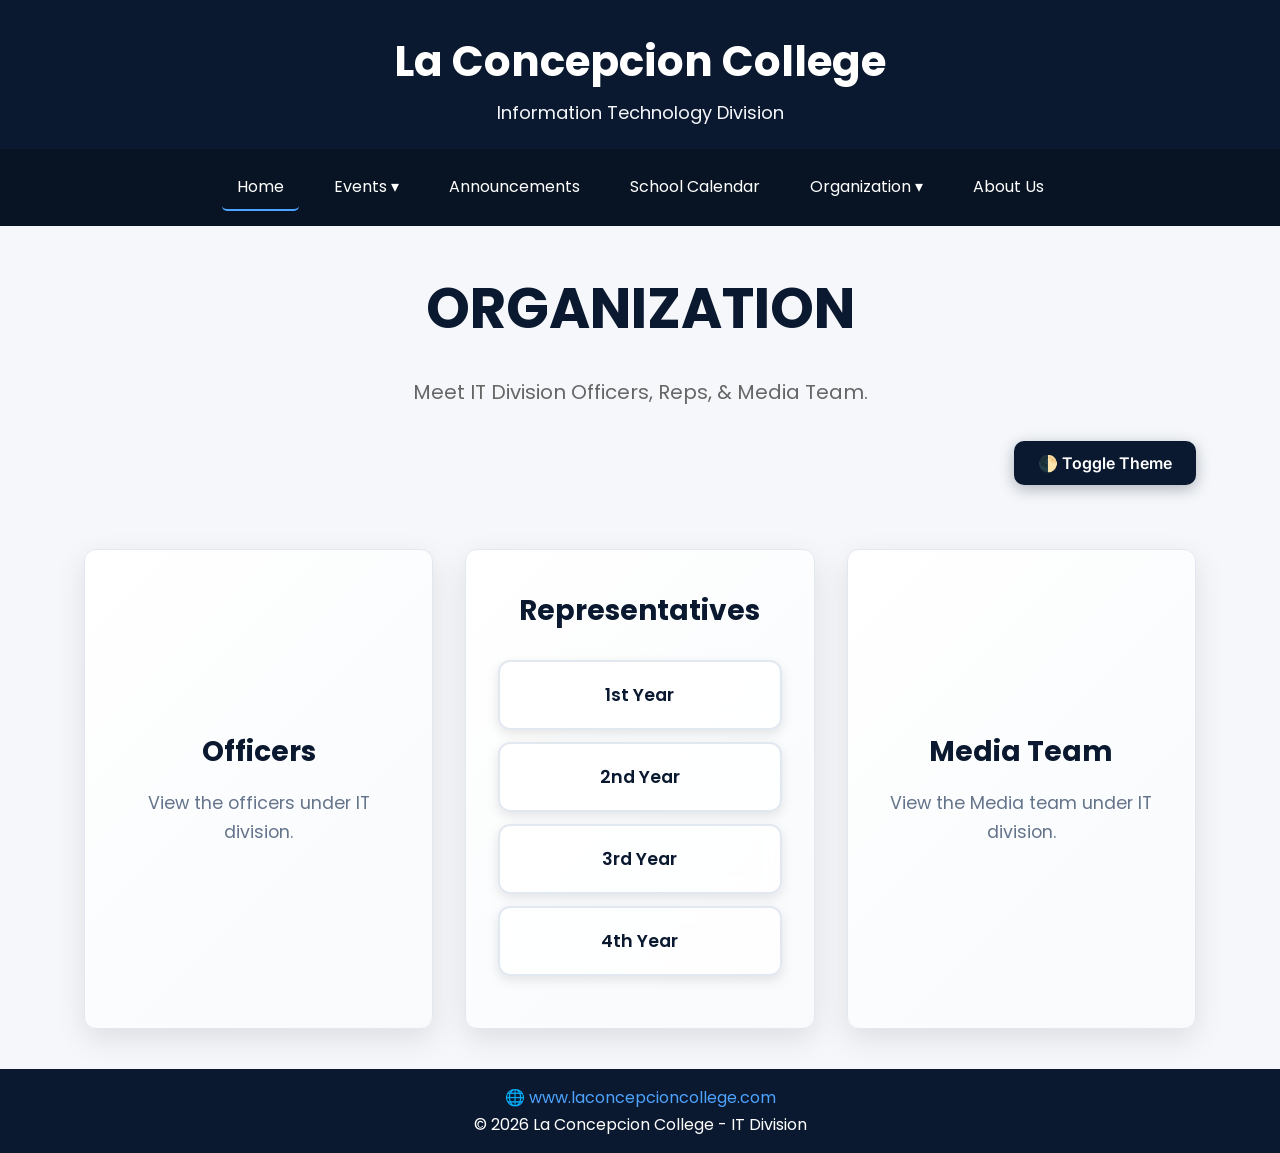
<file: ORGANIZATION.html>
<!DOCTYPE html>
<html lang="en">
<head>
    <meta charset="UTF-8">
    <meta name="viewport" content="width=device-width, initial-scale=1.0">
    <title>Organization</title>

        <link href="https://fonts.googleapis.com/css2?family=Inter:wght@400;500;600&family=Poppins:wght@600;700&display=swap" rel="stylesheet">

    
    <link rel="stylesheet" href="style.css">
    
    <style>
                .hero-section h2 {
            font-family: 'Poppins', sans-serif !important;
            font-size: clamp(2.5rem, 6vw, 3.5rem) !important;
            color: #0A192F !important; /* FIXED FOREVER */
            margin-bottom: 1.5rem !important;
        }

        .hero-section p {
            font-size: 1.25rem !important;
            color: #666 !important; /* FIXED FOREVER */
            max-width: 600px !important;
            margin: 0 auto 2rem !important;
            line-height: 1.7 !important;
        }

        
        .hero-top-bar {
            display: flex;
            justify-content: space-between;
            align-items: center;
            margin: 1rem auto 0 auto;
            width: 100%;
        }

        .theme-toggle {
            border: none;
            padding: 0.75rem 1.5rem;
            border-radius: 10px;
            font-family: 'Inter', sans-serif !important;
            font-size: 1rem !important;
            font-weight: 600 !important; 
            cursor: pointer;
            transition: all 0.3s ease;
            box-shadow: 0 4px 15px rgba(10, 25, 47, 0.3);
        }

       
        body:not([data-theme="dark"]) .theme-toggle {
            background: #0A192F;
            color: #FFFFFF;
        }

        body:not([data-theme="dark"]) .theme-toggle:hover {
            background: #4da3ff;
            transform: translateY(-2px);
            box-shadow: 0 8px 25px rgba(77, 163, 255, 0.4);
        }

       
        body[data-theme="dark"] .theme-toggle {
            background: #FFFFFF;
            color: #0A192F;
            box-shadow: 0 4px 15px rgba(0, 0, 0, 0.15);
        }

        body[data-theme="dark"] .theme-toggle:hover {
            background: #4da3ff;
            color: #FFFFFF;
            transform: translateY(-2px);
            box-shadow: 0 8px 25px rgba(77, 163, 255, 0.4);
        }

        
        .org-main {
            width: 90%;
            max-width: 1200px;
            margin: 40px auto;
            padding: 0 20px;
        }

        .hero-section {
            text-align: center;
            margin-bottom: 4rem;
            position: relative;
        }

        .org-grid {
            display: grid;
            grid-template-columns: 1fr;
            gap: 2rem;
        }

        @media (min-width: 768px) {
            .org-grid {
                grid-template-columns: repeat(3, 1fr);
            }
        }

                .org-card {
            background: linear-gradient(135deg, #FFFFFF 0%, #F8FAFC 100%) !important;
            padding: 2.5rem 2rem;
            border-radius: 12px;
            box-shadow: 0 10px 30px rgba(0, 0, 0, 0.1);
            text-align: center;
            text-decoration: none;
            transition: all 0.3s cubic-bezier(0.4, 0, 0.2, 1);
            border: 1px solid #E2E8F0;
            height: 100%;
            display: flex;
            flex-direction: column;
            justify-content: center;
        }

        .org-card:hover {
            transform: translateY(-12px);
            box-shadow: 0 25px 50px rgba(0, 0, 0, 0.15);
            border-color: #3B82F6;
        }

                body[data-theme="dark"] .org-card {
            background: linear-gradient(135deg, #1E293B 0%, #0F172A 100%) !important;
            border-color: #334155 !important;
            box-shadow: 0 15px 40px rgba(10, 25, 47, 0.5);
        }

        body[data-theme="dark"] .org-card:hover {
            box-shadow: 0 30px 60px rgba(10, 25, 47, 0.7);
            border-color: #4DA3FF !important;
        }

                body[data-theme="dark"] .org-card h3,
        body[data-theme="dark"] .org-card p {
            color: #F8FAFC !important;
        }

        body[data-theme="dark"] .org-reps-list a {
            color: #F8FAFC !important;
        }

                .org-card h3 {
            font-family: 'Poppins', sans-serif;
            font-size: 1.75rem;
            font-weight: 700;
            margin-bottom: 1rem;
            color: #0A192F;
            transition: color 0.3s ease;
        }

        .org-card p {
            color: #64748B;
            font-size: 1.1rem;
            line-height: 1.6;
            margin-bottom: 0;
            transition: color 0.3s ease;
        }

        .org-reps-list {
            list-style: none;
            padding: 0;
            margin: 0;
        }

        .org-reps-list li {
            margin: 0.75rem 0;
        }

        .org-reps-list a {
            display: block;
            padding: 1.25rem 1rem;
            background: rgba(255, 255, 255, 0.8);
            border-radius: 12px;
            color: #0A192F;
            text-decoration: none;
            font-weight: 600;
            font-size: 1.1rem;
            transition: all 0.3s cubic-bezier(0.4, 0, 0.2, 1);
            border: 2px solid #E2E8F0;
            position: relative;
            overflow: hidden;
            box-shadow: 0 4px 12px rgba(0, 0, 0, 0.1);
            backdrop-filter: blur(10px);
        }

        .org-reps-list a::before {
            content: '';
            position: absolute;
            top: 0;
            left: -100%;
            width: 100%;
            height: 100%;
            background: linear-gradient(90deg, transparent, rgba(255,255,255,0.3), transparent);
            transition: left 0.5s;
        }

        .org-reps-list a:hover {
            background: rgba(59, 130, 246, 0.15);
            transform: translateX(12px) scale(1.02);
            box-shadow: 0 12px 30px rgba(59, 130, 246, 0.3);
            border-color: #3B82F6;
        }

        body[data-theme="dark"] .org-reps-list a {
            background: rgba(255, 255, 255, 0.12);
            border-color: #334155;
            box-shadow: 0 6px 20px rgba(0, 0, 0, 0.3);
        }

        body[data-theme="dark"] .org-reps-list a:hover {
            background: rgba(77, 163, 255, 0.25);
            box-shadow: 0 12px 30px rgba(77, 163, 255, 0.4);
            border-color: #4DA3FF;
        }

        .org-reps-list a:hover::before {
            left: 100%;
        }

        .org-reps-list a:active {
            transform: translateX(8px) scale(1);
        }
    </style>
</head>

<body>
<div class="page-wrapper">

<header class="header">
    <div class="header-container">
        <div class="school-title">
            <h1>La Concepcion College</h1>
            <p>Information Technology Division</p>
        </div>
    </div>

        <nav class="navbar">
        <a href="index.html" class="nav-btn active">Home</a>
        <div class="menu-item">
            <a href="EVENTS.html" class="menu-btn">Events ▾</a>
            <div class="submenu">
                <div class="menu-item"><a href="FOUNDATION DAY.html" class="menu-btn">Foundation week</a></div>
                <div class="menu-item"><a href="IT WEEK.html" class="menu-btn">IT Week</a></div></div></div>
        <a href="ANNOUNCEMENTS.html" class="nav-btn">Announcements</a>
        <a href="calendar.html" class="nav-btn">School Calendar</a>
         <div class="menu-item">
            <a href="ORGANIZATION.html" class="menu-btn">Organization ▾</a>
            <div class="submenu">
                <div class="menu-item"><a href="MEDIA.html" class="menu-btn">Media</a></div>
                <div class="menu-item"><a href="OFFICERS.html" class="menu-btn">Officer</a></div>
                <div class="menu-item">
                    <a href="#" class="menu-btn">Representative ▾</a>
                    <div class="submenu">
                        <div class="menu-item"><a href="1ST YEAR REPRE.html" class="menu-btn">1st year</a></div>
                        <div class="menu-item"><a href="2ND YEAR REPRE.html" class="menu-btn">2nd year</a></div>
                        <div class="menu-item"><a href="3RD YEAR REPRE.html" class="menu-btn">3rd year</a></div>
                        <div class="menu-item"><a href="4TH YEAR REPRE.html" class="menu-btn">4th year</a></div>
                    </div>
                </div>
            </div>
        </div>
        <a href="#" class="nav-btn">About Us</a>
    </nav>
</header>


<main class="org-main">
    
        <section class="hero-section">
        <h2>ORGANIZATION</h2>
        <p>Meet IT Division Officers, Reps, & Media Team.</p>
        
                <div class="hero-top-bar">
            <div></div>
            <button class="theme-toggle" onclick="toggleTheme()">🌓 Toggle Theme</button>
        </div>
    </section>

        <div class="org-grid">
        <!-- Officers Card -->
        <a href="OFFICERS.html" class="org-card">
            <h3>Officers</h3>
            <p>View the officers under IT division.</p>
        </a>

        
        <div class="org-card">
            <h3>Representatives</h3>
            <ul class="org-reps-list">
                <li><a href="1ST YEAR REPRE.html">1st Year</a></li>
                <li><a href="2ND YEAR REPRE.html">2nd Year</a></li>
                <li><a href="3RD YEAR REPRE.html">3rd Year</a></li>
                <li><a href="4TH YEAR REPRE.html">4th Year</a></li>
            </ul>
        </div>

                <a href="MEDIA.html" class="org-card">
            <h3>Media Team</h3>
            <p>View the Media team under IT division.</p>
        </a>
    </div>

</main>

</div>


<footer class="footer">
    <p>
        🌐
        <a href="https://laconcepcioncollege.com/" target="_blank">
            www.laconcepcioncollege.com
        </a>
    </p>
    <p>&copy; 2026 La Concepcion College - IT Division</p>
</footer>


<script>
function toggleTheme() {
    const body = document.body;
    if (body.getAttribute('data-theme') === 'dark') {
        body.removeAttribute('data-theme');
        localStorage.setItem('theme', 'light');
    } else {
        body.setAttribute('data-theme', 'dark');
        localStorage.setItem('theme', 'dark');
    }
}


document.addEventListener('DOMContentLoaded', function() {
    const savedTheme = localStorage.getItem('theme') || 'light';
    if (savedTheme === 'dark') {
        document.body.setAttribute('data-theme', 'dark');
    }
});
</script>

</body>
</html>
</file>
<file: style.css>
/* =========================
   DESIGN VARIABLES
========================= */
:root {
    --deep-blue: #0A192F;
    --light-gray: #F5F7FA;
    --white: #FFFFFF;

    --text-dark: #1F2933;
    --link-blue: #007BFF;
    --link-hover: #0056B3;
}

/* =========================
   RESET
========================= */
* {
    margin: 0;
    padding: 0;
    box-sizing: border-box;
}

/* =========================
   BODY
========================= */
*{
    margin: 0;
    padding: 0;
    box-sizing: border-box;
    font-family: Poppins;
    color: #ffffff;
    
}
body1
{
    background-repeat: no-repeat;
    background-size: cover;
}
.images
{
    border-radius: 50%;
    width: 200px;
    height: 200px;
    transition: transform 0.3s ease-in-out;
}
.images:hover
{
  transform: scale(1.1);  
}
.information
{
 display: flex;
 align-items: center;
 justify-content: center;
 
}
.officers
{
    margin: 10px;
    align-items: center;
}
body {
    font-family: 'Inter', sans-serif;
    background-color: var(--light-gray);
    color: var(--text-dark);

    display: flex;
    flex-direction: column;
    min-height: 100vh;
}

/* =========================
   WRAPPER
========================= */
.page-wrapper {
    flex: 1;
}

/* =========================
   HEADER
========================= */
.header {
    background-color: var(--deep-blue);
    color: var(--white);
}

.header-container {
    width: 90%;
    max-width: 1200px;
    margin: auto;
    text-align: center;
    padding: 30px 0 20px;
}

.school-title h1 {
    font-family: 'Poppins', sans-serif;
    font-size: 42px;
    color: var(--white);
}

.school-title p {
    font-size: 18px;
    color: var(--light-gray);
    margin-top: 5px;
}

/* =========================
   NAVBAR
========================= */
.navbar {
    background-color: #081423;
     width: 100%;
            display: flex;
            justify-content: center;
            text-align: center;
        

            display: flex;
            justify-content: center;
            flex-wrap: wrap;
}

.nav-btn {
    color: var(--white);
    text-decoration: none;
    margin: 0 10px;
    padding: 10px 15px;
    border-radius: 5px;
    transition: 0.3s;
    display: inline-block;
}

.nav-btn:hover {
    background-color: rgba(255,255,255,0.1);
    color: #4da3ff;
}

.nav-btn.active {
    border-bottom: 2px solid #4da3ff;
}

.menu-item {
            position: relative;
        }

        /* All Buttons (Links) */
        .menu-btn {
           color: var(--white);
           text-align: center;
        text-decoration: none;
        margin: 0 10px;
        padding: 10px 15px;
        border-radius: 5px;
        transition: 0.3s;
        display: inline-block;
        }

        .menu-btn:hover {
            background: #0A192F;
            color: #fff;
        }

        /* Arrow indicator for items with submenus */
        .has-children::after {
            content: '›';
            margin-left: auto;
            font-size: 1.2rem;
            transition: transform 0.2s;
        }

        .menu-item:hover > .has-children::after {
            transform: rotate(90deg);
        }

        .submenu {
            position: absolute;
            top: 0;
            left: 100%; /* Opens to the RIGHT for nested levels */
            background: #0A192F;
            border-radius: 10px;
            min-width: 200px;
            padding: 0.5rem;
            opacity: 0;
            visibility: hidden;
            transform: translateX(-10px);
            transition: all 0.25s ease;
            box-shadow: 0 10px 30px #0A192F;
            z-index: 100;
        }

        .menu-item > .submenu {
            top: 100%;
            left: 0;
            transform: translateY(-10px);
        }

        .menu-item:hover > .submenu {
            opacity: 1;
            visibility: visible;
            transform: translateY(0) translateX(0);
        }

        /* Submenu items */
        .submenu .menu-item {
            width: 100%;
        }

        .submenu .menu-btn {
            padding: 0.8rem 1.2rem;
            border-radius: 6px;
            width: 100%;
            justify-content: space-between;
        }

        .submenu .submenu {
            top: 0;
            left: 100%;
            margin-left: 0.5rem;
            transform: translateX(-10px);
        }

        /* Highlight color for deeper levels */
        .submenu .submenu {
            background: #0f3460;
        }

        .submenu .submenu .submenu {
            background: #533483;
        }

        /* Active/Hover trail */
        .menu-item:hover > .menu-btn {
            background: #1F2933;
            color: #007BFF;
        }

        .submenu .menu-item:hover > .menu-btn {
            background: #1F2933;
        }


/* =========================
   MAIN CONTENT
========================= */
.container {
    width: 90%;
    max-width: 1200px;
    margin: 40px auto;
}

h1, h2, h3, h4 {
    font-family: 'Poppins', sans-serif;
    color: var(--deep-blue);
}

h2 {
    font-size: 34px;
    margin-bottom: 15px;
}

p {
    font-size: 16px;
    line-height: 1.7;
}

/* =========================
   VISION-MISSION SECTION
========================= */
.vision-mission {
    background-color: var(--white);
    padding: 30px;
    margin-top: 35px;
    border-radius: 12px;
    line-height: 1.9;
    box-shadow: 0 2px 5px rgba(0,0,0,0.1);
}

.vision-mission h2 {
    text-align: center;
    margin-bottom: 20px;
    color: #222;
    font-size: 28px;
}

.vision-mission p {
    text-align: justify;
    color: #444;
    font-size: 16px;
    margin-bottom: 18px;
}

.vision-mission .highlight {
    text-align: center;
    font-size: 20px;
    font-weight: bold;
    color: #8b0000;
}

/* =========================
   LINKS
========================= */
a {
    color: var(--link-blue);
}

a:hover {
    color: var(--link-hover);
}

/* =========================
   BUTTON
========================= */
.btn {
    display: inline-block;
    background-color: var(--deep-blue);
    color: var(--white);
    padding: 10px 18px;
    border-radius: 6px;
    text-decoration: none;
    transition: 0.3s;
}

.btn:hover {
    background-color: var(--link-hover);
}

/* =========================
   FOOTER
========================= */
.footer {
    background-color: var(--deep-blue);
    color: var(--white);
    text-align: center;
    padding: 15px;
    font-size: 14px;
}

.footer a {
    color: #4da3ff;
    text-decoration: none;
}

.footer a:hover {
    text-decoration: underline;
}

.navbar {
    background-color: #081423;
    text-align: center;
    padding: 15px 0;
}

.nav-btn {
    color: var(--white);
    text-decoration: none;
    margin: 0 10px;
    padding: 10px 15px;
    border-radius: 5px;
    transition: 0.3s;
    display: inline-block;
}

.nav-btn:hover {
    background-color: rgba(255,255,255,0.1);
    color: #4da3ff;
}

.nav-btn.active {
    border-bottom: 2px solid #4da3ff;
}
</file>
<file: calendar.css>
:root {
    --deep-blue: #0A192F;
    --light-gray: #F5F7FA;
    --white: #FFFFFF;
    --text-dark: #1F2933;
    --link-blue: #007BFF;
    --link-hover: #0056B3;

        --bg-color: #f8fafc;
    --surface-color: #ffffff;
    --text-main: #1e293b;
    --text-muted: #64748b;
    --border-color: #e2e8f0;
    --header-bg: #e0e7ff;
    --header-text: #3730a3;
    
       --color-red: #ef4444;
    --color-pink: #ec4899;
    --color-green: #22c55e;
    --color-gray: #94a3b8;
    --color-blue: #38bdf8;
    --color-darkblue: #0284c7;
    --color-yellow: #eab308;
    --color-brown: #9a3412;

       --legend-bg-light: linear-gradient(135deg, #F8FAFC 0%, #F1F5F9 100%);
    --legend-border-light: #E5E7EB;
    --legend-row-light: rgba(255,255,255,0.8);
    --legend-title-light: #0A192F;
    --legend-text-light: #1F2937;
}

[data-theme="dark"] {
    --bg-color: #0f172a;
    --surface-color: #1e293b;
    --text-main: #f8fafc;        /* WHITE TEXT */
    --text-muted: #cbd5e1;       /* LIGHT GRAY */
    --border-color: #334155;
    --header-bg: #312e81;
    --header-text: #e0e7ff;

    
    --legend-bg-dark: linear-gradient(135deg, #0A192F 0%, #081423 100%);
    --legend-border-dark: rgba(77, 163, 255, 0.3);
    --legend-row-dark: rgba(255, 255, 255, 0.1);
    --legend-row-hover-dark: rgba(77, 163, 255, 0.25);
    --legend-border-hover-dark: rgba(77, 163, 255, 0.5);
    --legend-title-dark: #FFFFFF;
    --legend-text-dark: #F5F7FA;
}

* { margin: 0; padding: 0; box-sizing: border-box; }

body {
    font-family: 'Inter', sans-serif;
    background-color: var(--light-gray);
    color: var(--text-dark);
    display: flex;
    flex-direction: column;
    min-height: 100vh;
}

.page-wrapper { flex: 1; }

.header { background-color: var(--deep-blue); color: var(--white); }
.header-container {
    width: 90%; max-width: 1200px; margin: auto; text-align: center; padding: 30px 0 20px;
}
.school-title h1 { font-family: 'Poppins', sans-serif; font-size: 42px; color: var(--white); }
.school-title p { font-size: 18px; color: var(--light-gray); margin-top: 5px; }

.navbar { background-color: #081423; text-align: center; padding: 15px 0; }
.nav-btn {
    color: var(--white); text-decoration: none; margin: 0 10px; padding: 10px 15px;
    border-radius: 5px; transition: 0.3s; display: inline-block;
}
.nav-btn:hover { background-color: rgba(255,255,255,0.1); color: #4da3ff; }
.nav-btn.active { border-bottom: 2px solid #4da3ff; }

.container { width: 90%; max-width: 1200px; margin: 40px auto; }
h1, h2, h3, h4 { font-family: 'Poppins', sans-serif; color: var(--deep-blue); }
h2 { font-size: 34px; margin-bottom: 15px; }
p { font-size: 16px; line-height: 1.7; }

.footer {
    background-color: var(--deep-blue); color: var(--white); text-align: center; padding: 15px; font-size: 14px;
}
.footer a { color: #4da3ff; text-decoration: none; }
.footer a:hover { text-decoration: underline; }

/* TOP BAR (ORIGINAL) */
.top-bar {
    display: flex; justify-content: space-between; align-items: center;
    max-width: 1200px; margin: 0 auto 20px auto;
}

button.theme-toggle {
    padding: 10px 20px; background-color: var(--text-main); color: var(--bg-color);
    border: none; border-radius: 8px; cursor: pointer; font-weight: bold; transition: 0.3s;
}

.legend-section {
    max-width: 1100px;
    margin: 4rem auto;
    border-radius: 20px;
    padding: 2.5rem;
    transition: all 0.4s cubic-bezier(0.4, 0, 0.2, 1);
    box-shadow: 0 20px 40px rgba(0,0,0,0.15);
    
        background: var(--legend-bg-light);
    border: 1px solid var(--legend-border-light);
}

.legend-title {
    font-family: 'Poppins', sans-serif;
    font-size: 2rem;
    text-align: center;
    margin-bottom: 2.5rem;
    font-weight: 700;
    transition: all 0.4s cubic-bezier(0.4, 0, 0.2, 1);
    
        color: var(--legend-title-light);
}

.legend-grid {
    display: grid;
    grid-template-columns: repeat(4, 1fr);
    gap: 1.5rem;
}

.legend-row {
    display: flex;
    align-items: center;
    padding: 1.25rem 1.5rem;
    border-radius: 12px;
    backdrop-filter: blur(10px);
    transition: all 0.3s cubic-bezier(0.4, 0, 0.2, 1);
    
        background: var(--legend-row-light);
    border: 1px solid var(--legend-border-light);
}

.legend-row:hover {
    
    background: rgba(59, 130, 246, 0.08);
    border-color: #3B82F6;
    box-shadow: 0 8px 25px rgba(59, 130, 246, 0.15);
}

.legend-color {
    width: 24px;
    height: 24px;
    border-radius: 6px;
    margin-right: 1.25rem;
    box-shadow: 0 4px 12px rgba(0,0,0,0.3);
    border: 2px solid rgba(255,255,255,0.9);
    flex-shrink: 0;
}

.legend-text {
    margin: 0;
    font-size: 0.95rem;
    font-weight: 500;
    line-height: 1.5;
    transition: all 0.4s cubic-bezier(0.4, 0, 0.2, 1);
    
    
    color: var(--legend-text-light);
}

[data-theme="dark"] .legend-section {
    background: var(--legend-bg-dark) !important;
    border-color: var(--legend-border-dark) !important;
    box-shadow: 0 25px 50px rgba(10, 25, 47, 0.6) !important;
}

[data-theme="dark"] .legend-title {
    color: var(--legend-title-dark) !important;
    text-shadow: 0 2px 10px rgba(0,0,0,0.5);
}

[data-theme="dark"] .legend-row {
    background: var(--legend-row-dark) !important;
    border-color: rgba(255, 255, 255, 0.2) !important;
}

[data-theme="dark"] .legend-row:hover {
    background: var(--legend-row-hover-dark) !important;
    border-color: var(--legend-border-hover-dark) !important;
    box-shadow: 0 12px 35px rgba(77, 163, 255, 0.4) !important;
}

[data-theme="dark"] .legend-text {
    color: var(--legend-text-dark) !important;
}


.calendar-container {
    max-width: 1200px; margin: 0 auto; display: flex; flex-direction: column; gap: 30px;
}

.month-card {
    background: var(--surface-color); border: 1px solid var(--border-color);
    border-radius: 12px; overflow: hidden; box-shadow: 0 4px 6px -1px rgba(0, 0, 0, 0.1);
}

.month-header {
    background-color: var(--header-bg); color: var(--header-text); text-align: center;
    padding: 15px; font-weight: bold; font-size: 1.2rem; letter-spacing: 1px;
    border-bottom: 1px solid var(--border-color);
}

.month-content { display: flex; flex-direction: column; }

.calendar-grid-wrapper { flex: 1; padding: 15px; border-bottom: 1px solid var(--border-color); }
.calendar-grid { display: grid; grid-template-columns: repeat(7, 1fr); gap: 5px; text-align: center; }

.day-name {
    font-weight: bold; color: var(--text-muted); font-size: 0.85rem; padding-bottom: 10px;
}
.day-name.sun { color: var(--color-red); }

.date-cell {
    padding: 10px 5px; border-radius: 6px; border: 1px solid var(--border-color);
    font-size: 0.9rem; background: var(--surface-color); color: var(--text-main);
}

.date-cell.empty { background: transparent; border: none; }

[data-theme="dark"] .date-cell {
    color: #f8fafc !important; /* FORCE WHITE TEXT */
}

[data-theme="dark"] .date-cell:not(.empty) {
    color: #f8fafc !important; /* WHITE ON DARK CARDS */
}

[data-theme="dark"] .day-name {
    color: #cbd5e1 !important; /* LIGHT GRAY DAYS */
}

[data-theme="dark"] .event-week,
[data-theme="dark"] .event-details {
    color: #f8fafc !important; /* WHITE EVENTS */
}


.bg-red { background-color: var(--color-red); color: white !important; border-color: var(--color-red); }
.bg-pink { background-color: var(--color-pink); color: white !important; border-color: var(--color-pink); }
.bg-green { background-color: var(--color-green); color: white !important; border-color: var(--color-green); }
.bg-gray { background-color: var(--color-gray); color: white !important; border-color: var(--color-gray); }
.bg-blue { background-color: var(--color-blue); color: white !important; border-color: var(--color-blue); }
.bg-darkblue { background-color: var(--color-darkblue); color: white !important; border-color: var(--color-darkblue); }
.bg-yellow { background-color: var(--color-yellow); color: black !important; border-color: var(--color-yellow); }
.bg-brown { background-color: var(--color-brown); color: white !important; border-color: var(--color-brown); }

.events-wrapper { flex: 1.5; padding: 15px; }
.event-item { display: flex; padding: 12px 0; border-bottom: 1px solid var(--border-color); }
.event-item:last-child { border-bottom: none; }
.event-week { width: 80px; font-weight: bold; color: var(--text-muted); font-size: 0.9rem; }
.event-details { flex: 1; font-size: 0.95rem; line-height: 1.5; }
.event-details ul { padding-left: 20px; margin-top: 5px; }
.event-details li { margin-bottom: 4px; }

.text-red { color: var(--color-red); font-weight: bold; }
.text-pink { color: var(--color-pink); font-weight: bold; }
.text-blue { color: var(--color-blue); font-weight: bold; }
.text-green { color: var(--color-green); font-weight: bold; }
.text-brown { color: var(--color-brown); font-weight: bold; }


@media (min-width: 768px) {
    .month-content { flex-direction: row; }
    .calendar-grid-wrapper { border-bottom: none; border-right: 1px solid var(--border-color); }
}

@media (max-width: 1100px) {
    .legend-grid { grid-template-columns: repeat(3, 1fr); }
}
@media (max-width: 768px) {
    .legend-grid { grid-template-columns: 1fr; }
}
</file>
